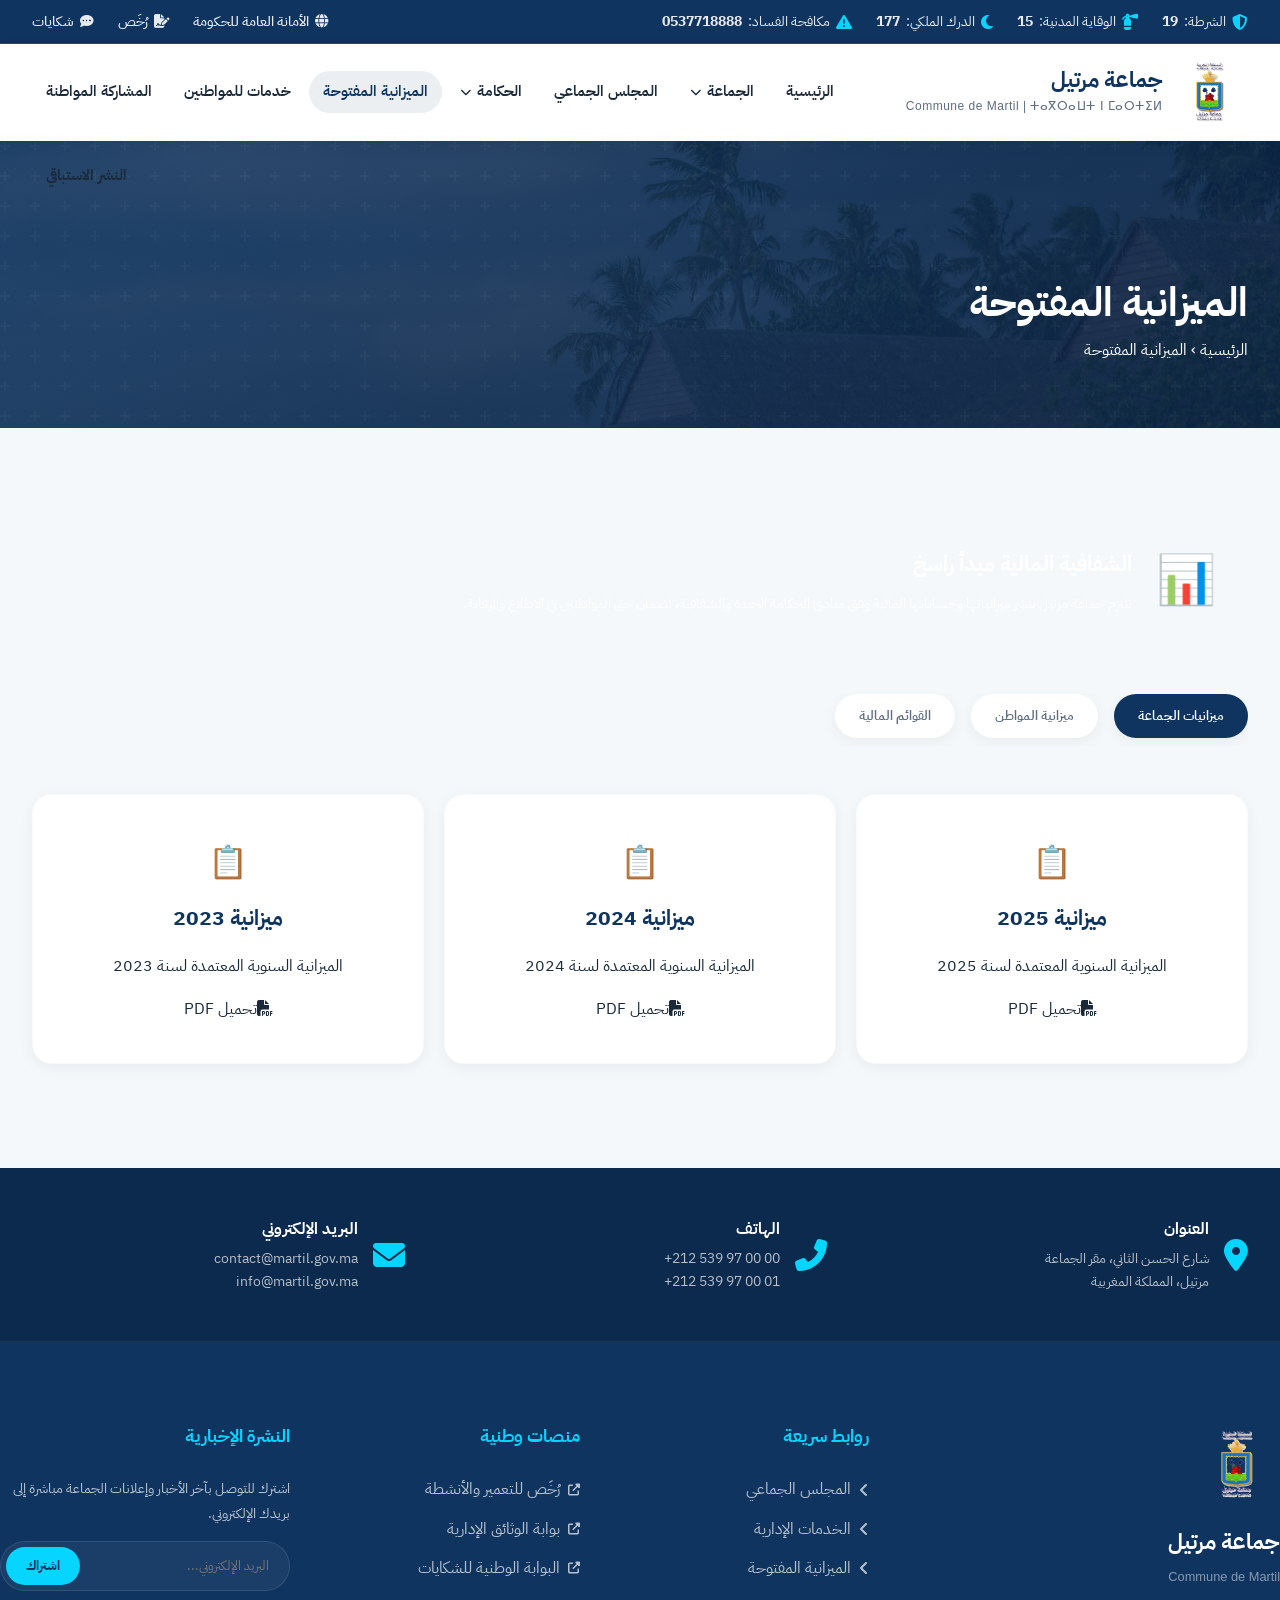
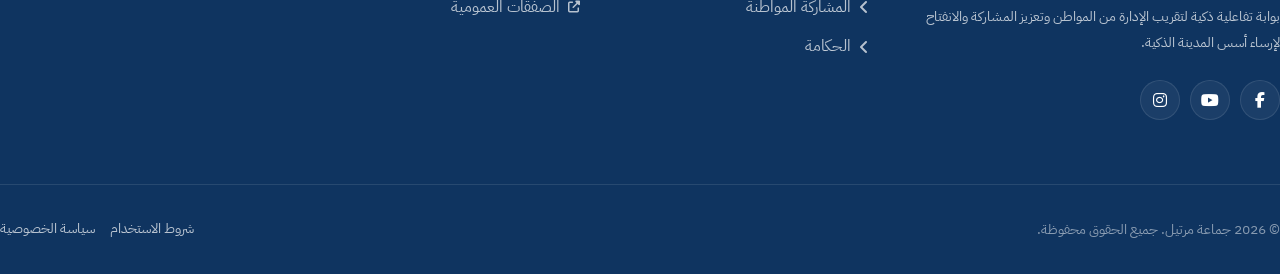
<file: budget.html>
<!DOCTYPE html>
<html lang="ar" dir="rtl">
<head>
  <meta charset="UTF-8" />
  <meta name="viewport" content="width=device-width, initial-scale=1.0" />
  <title>الميزانية المفتوحة — جماعة مرتيل</title>
  <meta name="description" content="الميزانية المفتوحة لجماعة مرتيل: ميزانيات الجماعة، ميزانية المواطن والقوائم المالية." />
  <link rel="stylesheet" href="css/style.css" />
  <link rel="stylesheet" href="https://cdnjs.cloudflare.com/ajax/libs/font-awesome/6.5.0/css/all.min.css" />
</head>
<body data-inject="true" data-page="budget">
<div id="site-header-mount"></div>

<main id="main-content">
  <section class="page-hero">
    <div class="container">
      <h1>الميزانية المفتوحة</h1>
      <nav class="breadcrumb" aria-label="مسار التنقل">
        <a href="index.html">الرئيسية</a>
        <span>›</span>
        <span aria-current="page">الميزانية المفتوحة</span>
      </nav>
    </div>
  </section>

  <section class="page-content">
    <div class="container">

      <!-- Intro banner -->
      <div style="background:linear-gradient(135deg,var(--primary-dark),var(--primary));border-radius:var(--radius-md);padding:2rem;color:#fff;margin-bottom:2.5rem;display:flex;align-items:center;gap:1.5rem" data-reveal>
        <div style="font-size:3rem">📊</div>
        <div>
          <h2 style="font-size:1.3rem;margin-bottom:0.5rem">الشفافية المالية مبدأ راسخ</h2>
          <p style="color:rgba(255,255,255,0.85);font-size:0.9rem">تلتزم جماعة مرتيل بنشر ميزانياتها وحساباتها المالية وفق مبادئ الحكامة الجيدة والشفافية، لضمان حق المواطنين في الاطلاع والرقابة.</p>
        </div>
      </div>

      <div class="tab-wrapper">
        <div class="tab-nav" role="tablist">
          <button class="tab-btn active" data-tab="budgets" role="tab">ميزانيات الجماعة</button>
          <button class="tab-btn" data-tab="citizen" role="tab">ميزانية المواطن</button>
          <button class="tab-btn" data-tab="financial" role="tab">القوائم المالية</button>
        </div>

        <div class="tab-panel active" id="budgets" role="tabpanel">
          <div style="display:grid;grid-template-columns:repeat(3,1fr);gap:1.25rem">
            <div class="content-card" style="text-align:center" data-reveal>
              <div style="font-size:2rem;margin-bottom:0.75rem">📋</div>
              <h3>ميزانية 2025</h3>
              <p>الميزانية السنوية المعتمدة لسنة 2025</p>
              <div style="display:flex;flex-direction:column;gap:0.5rem;margin-top:1rem">
                <a href="#" onclick="alert('الملف قيد التحضير')" class="download-btn" style="justify-content:center"><span class="icon"><i class="fas fa-file-pdf"></i></span>تحميل PDF</a>
              </div>
            </div>
            <div class="content-card" style="text-align:center" data-reveal data-delay="1">
              <div style="font-size:2rem;margin-bottom:0.75rem">📋</div>
              <h3>ميزانية 2024</h3>
              <p>الميزانية السنوية المعتمدة لسنة 2024</p>
              <div style="display:flex;flex-direction:column;gap:0.5rem;margin-top:1rem">
                <a href="#" onclick="alert('الملف قيد التحضير')" class="download-btn" style="justify-content:center"><span class="icon"><i class="fas fa-file-pdf"></i></span>تحميل PDF</a>
              </div>
            </div>
            <div class="content-card" style="text-align:center" data-reveal data-delay="2">
              <div style="font-size:2rem;margin-bottom:0.75rem">📋</div>
              <h3>ميزانية 2023</h3>
              <p>الميزانية السنوية المعتمدة لسنة 2023</p>
              <div style="display:flex;flex-direction:column;gap:0.5rem;margin-top:1rem">
                <a href="#" onclick="alert('الملف قيد التحضير')" class="download-btn" style="justify-content:center"><span class="icon"><i class="fas fa-file-pdf"></i></span>تحميل PDF</a>
              </div>
            </div>
          </div>
        </div>

        <div class="tab-panel" id="citizen" role="tabpanel">
          <div class="page-layout">
            <div>
              <div class="content-card" data-reveal>
                <h3>ميزانية المواطن — 2025</h3>
                <p>ميزانية المواطن هي نسخة مبسطة وميسرة من الميزانية السنوية الرسمية، تهدف إلى تمكين المواطن من الاطلاع على كيفية صرف الموارد العمومية وتوجيه الإنفاق.</p>

                <!-- Simple budget visualization -->
                <h4 style="margin-top:1.5rem;margin-bottom:1rem;color:var(--primary-dark)">توزيع النفقات 2025 (تقديري)</h4>
                <div style="display:flex;flex-direction:column;gap:0.75rem">
                  <div>
                    <div style="display:flex;justify-content:space-between;font-size:0.85rem;margin-bottom:4px"><span>البنية التحتية والطرق</span><strong>35%</strong></div>
                    <div style="height:8px;background:var(--border);border-radius:4px;overflow:hidden"><div style="height:100%;width:35%;background:var(--primary);border-radius:4px"></div></div>
                  </div>
                  <div>
                    <div style="display:flex;justify-content:space-between;font-size:0.85rem;margin-bottom:4px"><span>التجهيزات والخدمات العمومية</span><strong>25%</strong></div>
                    <div style="height:8px;background:var(--border);border-radius:4px;overflow:hidden"><div style="height:100%;width:25%;background:var(--accent);border-radius:4px"></div></div>
                  </div>
                  <div>
                    <div style="display:flex;justify-content:space-between;font-size:0.85rem;margin-bottom:4px"><span>التعليم والشؤون الاجتماعية</span><strong>20%</strong></div>
                    <div style="height:8px;background:var(--border);border-radius:4px;overflow:hidden"><div style="height:100%;width:20%;background:#f59e0b;border-radius:4px"></div></div>
                  </div>
                  <div>
                    <div style="display:flex;justify-content:space-between;font-size:0.85rem;margin-bottom:4px"><span>الأجور والنفقات الإدارية</span><strong>15%</strong></div>
                    <div style="height:8px;background:var(--border);border-radius:4px;overflow:hidden"><div style="height:100%;width:15%;background:#8b5cf6;border-radius:4px"></div></div>
                  </div>
                  <div>
                    <div style="display:flex;justify-content:space-between;font-size:0.85rem;margin-bottom:4px"><span>متفرقات واحتياطي</span><strong>5%</strong></div>
                    <div style="height:8px;background:var(--border);border-radius:4px;overflow:hidden"><div style="height:100%;width:5%;background:#64748b;border-radius:4px"></div></div>
                  </div>
                </div>
                <div style="margin-top:1.5rem">
                  <a href="#" onclick="alert('الملف قيد التحضير')" class="download-btn"><span class="icon"><i class="fas fa-file-pdf"></i></span>تحميل ميزانية المواطن 2025</a>
                </div>
              </div>
            </div>
            <aside>
              <div class="sidebar-widget">
                <div class="widget-header">الميزانيات السابقة</div>
                <div class="widget-body">
                  <a href="#" onclick="alert('قيد التحضير')" class="widget-link">ميزانية المواطن 2024</a>
                  <a href="#" onclick="alert('قيد التحضير')" class="widget-link">ميزانية المواطن 2023</a>
                  <a href="#" onclick="alert('قيد التحضير')" class="widget-link">ميزانية المواطن 2022</a>
                </div>
              </div>
            </aside>
          </div>
        </div>

        <div class="tab-panel" id="financial" role="tabpanel">
          <div class="content-card" data-reveal>
            <h3>القوائم المالية والمحاسبية</h3>
            <p style="margin-bottom:1.5rem">الحسابات والقوائم المالية المُعتمدة من قِبل المجلس الجماعي</p>
            <table class="data-table">
              <thead><tr><th>السنة</th><th>نوع الوثيقة</th><th>الحجم</th><th>التحميل</th></tr></thead>
              <tbody>
                <tr><td>2024</td><td>الحساب الإداري</td><td>2.4 MB</td><td><a href="#" onclick="alert('قيد التحضير')" class="btn btn--sm btn--navy" style="border-radius:50px">PDF</a></td></tr>
                <tr><td>2024</td><td>الحساب المالي</td><td>1.8 MB</td><td><a href="#" onclick="alert('قيد التحضير')" class="btn btn--sm btn--navy" style="border-radius:50px">PDF</a></td></tr>
                <tr><td>2023</td><td>الحساب الإداري</td><td>2.1 MB</td><td><a href="#" onclick="alert('قيد التحضير')" class="btn btn--sm btn--navy" style="border-radius:50px">PDF</a></td></tr>
                <tr><td>2023</td><td>الحساب المالي</td><td>1.6 MB</td><td><a href="#" onclick="alert('قيد التحضير')" class="btn btn--sm btn--navy" style="border-radius:50px">PDF</a></td></tr>
              </tbody>
            </table>
          </div>
        </div>
      </div>
    </div>
  </section>
</main>

<div id="site-footer-mount"></div>
<script src="js/partials.js"></script>
<script src="js/main.js"></script>
</body>
</html>
</file>
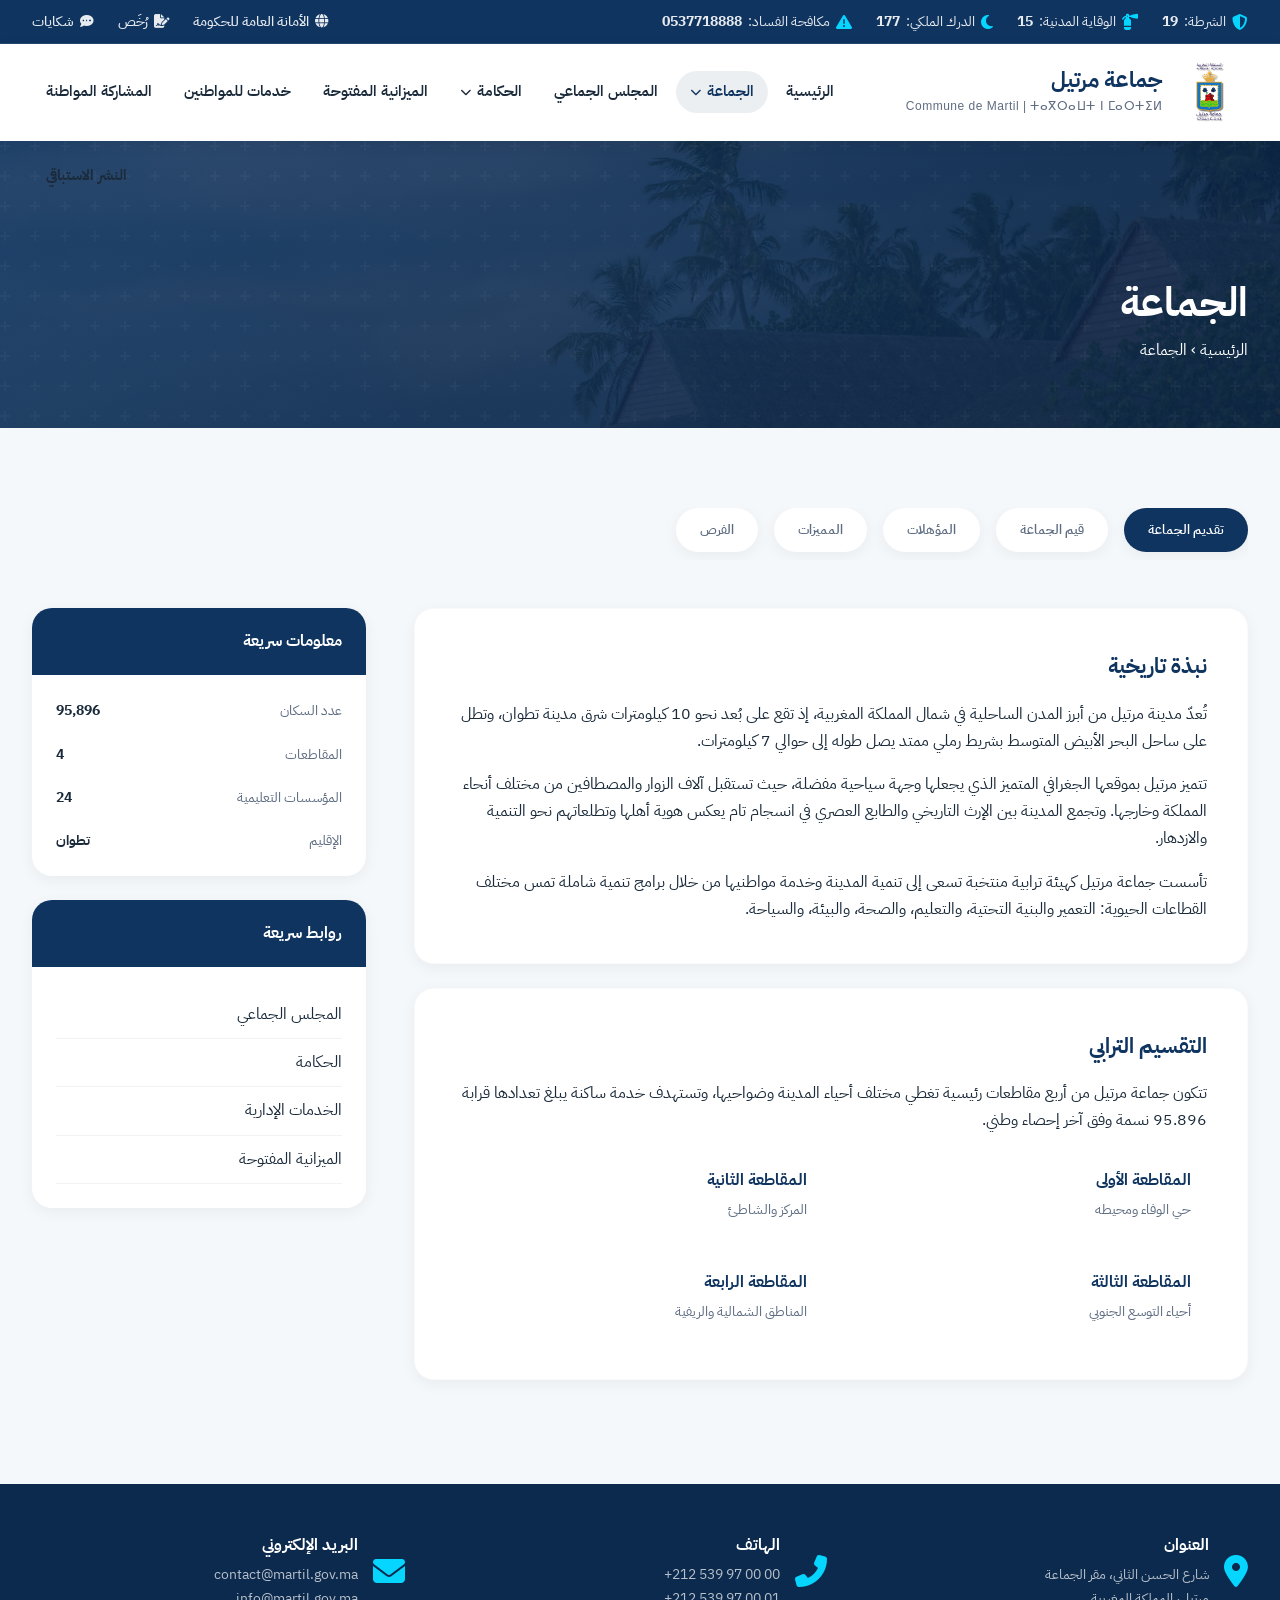
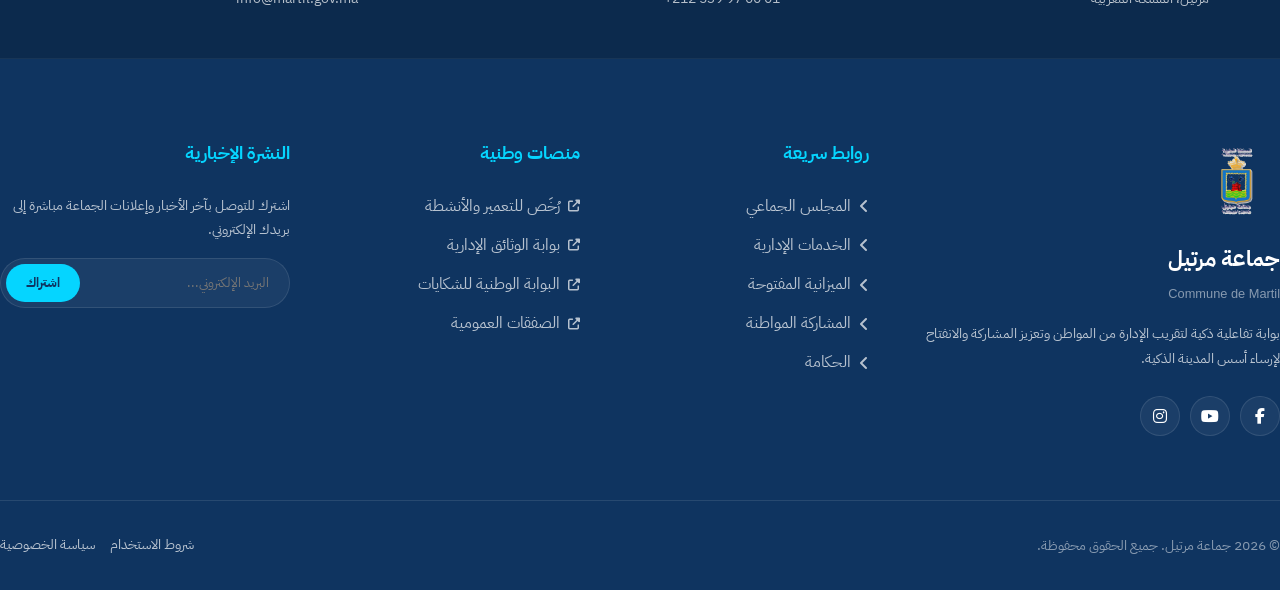
<file: commune.html>
<!DOCTYPE html>
<html lang="ar" dir="rtl">
<head>
  <meta charset="UTF-8" />
  <meta name="viewport" content="width=device-width, initial-scale=1.0" />
  <title>الجماعة — جماعة مرتيل</title>
  <meta name="description" content="تعرف على جماعة مرتيل: تاريخها، قيمها، مؤهلاتها وفرصها الاستثمارية." />
  <link rel="stylesheet" href="css/style.css" />
  <link rel="stylesheet" href="https://cdnjs.cloudflare.com/ajax/libs/font-awesome/6.5.0/css/all.min.css" />
</head>
<body data-inject="true" data-page="commune">
<div id="site-header-mount"></div>

<main id="main-content">
  <section class="page-hero">
    <div class="container">
      <h1>الجماعة</h1>
      <nav class="breadcrumb" aria-label="مسار التنقل">
        <a href="index.html">الرئيسية</a>
        <span>›</span>
        <span aria-current="page">الجماعة</span>
      </nav>
    </div>
  </section>

  <section class="page-content">
    <div class="container">
      <div class="tab-wrapper">
        <div class="tab-nav" role="tablist">
          <button class="tab-btn active" data-tab="history" role="tab" aria-selected="true">تقديم الجماعة</button>
          <button class="tab-btn" data-tab="values" role="tab">قيم الجماعة</button>
          <button class="tab-btn" data-tab="potential" role="tab">المؤهلات</button>
          <button class="tab-btn" data-tab="features" role="tab">المميزات</button>
          <button class="tab-btn" data-tab="opportunities" role="tab">الفرص</button>
        </div>

        <!-- History -->
        <div class="tab-panel active" id="history" role="tabpanel">
          <div class="page-layout">
            <div>
              <div class="content-card" data-reveal>
                <h3>نبذة تاريخية</h3>
                <p>تُعدّ مدينة مرتيل من أبرز المدن الساحلية في شمال المملكة المغربية، إذ تقع على بُعد نحو 10 كيلومترات شرق مدينة تطوان، وتطل على ساحل البحر الأبيض المتوسط بشريط رملي ممتد يصل طوله إلى حوالي 7 كيلومترات.</p>
                <p style="margin-top:1rem">تتميز مرتيل بموقعها الجغرافي المتميز الذي يجعلها وجهة سياحية مفضلة، حيث تستقبل آلاف الزوار والمصطافين من مختلف أنحاء المملكة وخارجها. وتجمع المدينة بين الإرث التاريخي والطابع العصري في انسجام تام يعكس هوية أهلها وتطلعاتهم نحو التنمية والازدهار.</p>
                <p style="margin-top:1rem">تأسست جماعة مرتيل كهيئة ترابية منتخبة تسعى إلى تنمية المدينة وخدمة مواطنيها من خلال برامج تنمية شاملة تمس مختلف القطاعات الحيوية: التعمير والبنية التحتية، والتعليم، والصحة، والبيئة، والسياحة.</p>
              </div>
              <div class="content-card" data-reveal>
                <h3>التقسيم الترابي</h3>
                <p>تتكون جماعة مرتيل من أربع مقاطعات رئيسية تغطي مختلف أحياء المدينة وضواحيها، وتستهدف خدمة ساكنة يبلغ تعدادها قرابة 95.896 نسمة وفق آخر إحصاء وطني.</p>
                <div style="display:grid;grid-template-columns:repeat(2,1fr);gap:1rem;margin-top:1rem">
                  <div style="background:var(--surface);border-radius:var(--radius-sm);padding:1rem;border:1px solid var(--border)">
                    <div style="font-weight:700;color:var(--primary);margin-bottom:0.25rem">المقاطعة الأولى</div>
                    <div style="font-size:0.85rem;color:var(--text-muted)">حي الوفاء ومحيطه</div>
                  </div>
                  <div style="background:var(--surface);border-radius:var(--radius-sm);padding:1rem;border:1px solid var(--border)">
                    <div style="font-weight:700;color:var(--primary);margin-bottom:0.25rem">المقاطعة الثانية</div>
                    <div style="font-size:0.85rem;color:var(--text-muted)">المركز والشاطئ</div>
                  </div>
                  <div style="background:var(--surface);border-radius:var(--radius-sm);padding:1rem;border:1px solid var(--border)">
                    <div style="font-weight:700;color:var(--primary);margin-bottom:0.25rem">المقاطعة الثالثة</div>
                    <div style="font-size:0.85rem;color:var(--text-muted)">أحياء التوسع الجنوبي</div>
                  </div>
                  <div style="background:var(--surface);border-radius:var(--radius-sm);padding:1rem;border:1px solid var(--border)">
                    <div style="font-weight:700;color:var(--primary);margin-bottom:0.25rem">المقاطعة الرابعة</div>
                    <div style="font-size:0.85rem;color:var(--text-muted)">المناطق الشمالية والريفية</div>
                  </div>
                </div>
              </div>
            </div>
            <aside>
              <div class="sidebar-widget">
                <div class="widget-header">معلومات سريعة</div>
                <div class="widget-body">
                  <div style="display:flex;flex-direction:column;gap:0.75rem">
                    <div style="display:flex;justify-content:space-between;font-size:0.85rem;border-bottom:1px solid var(--border-light);padding-bottom:0.5rem">
                      <span style="color:var(--text-muted)">عدد السكان</span><strong>95,896</strong>
                    </div>
                    <div style="display:flex;justify-content:space-between;font-size:0.85rem;border-bottom:1px solid var(--border-light);padding-bottom:0.5rem">
                      <span style="color:var(--text-muted)">المقاطعات</span><strong>4</strong>
                    </div>
                    <div style="display:flex;justify-content:space-between;font-size:0.85rem;border-bottom:1px solid var(--border-light);padding-bottom:0.5rem">
                      <span style="color:var(--text-muted)">المؤسسات التعليمية</span><strong>24</strong>
                    </div>
                    <div style="display:flex;justify-content:space-between;font-size:0.85rem">
                      <span style="color:var(--text-muted)">الإقليم</span><strong>تطوان</strong>
                    </div>
                  </div>
                </div>
              </div>
              <div class="sidebar-widget">
                <div class="widget-header">روابط سريعة</div>
                <div class="widget-body">
                  <a href="council.html" class="widget-link">المجلس الجماعي</a>
                  <a href="governance.html" class="widget-link">الحكامة</a>
                  <a href="services.html" class="widget-link">الخدمات الإدارية</a>
                  <a href="budget.html" class="widget-link">الميزانية المفتوحة</a>
                </div>
              </div>
            </aside>
          </div>
        </div>

        <!-- Values -->
        <div class="tab-panel" id="values" role="tabpanel">
          <div style="display:grid;grid-template-columns:repeat(3,1fr);gap:1.25rem">
            <div class="content-card" style="text-align:center" data-reveal>
              <div style="font-size:2.5rem;margin-bottom:1rem">🤝</div>
              <h3>الشفافية</h3>
              <p>نلتزم بمبدأ الشفافية الكاملة في جميع قراراتنا وتصرفاتنا تجاه مواطنينا وشركائنا.</p>
            </div>
            <div class="content-card" style="text-align:center" data-reveal data-delay="1">
              <div style="font-size:2.5rem;margin-bottom:1rem">⚖️</div>
              <h3>النزاهة</h3>
              <p>نسعى إلى تكريس ثقافة النزاهة ومكافحة الفساد في جميع مستويات الإدارة الجماعية.</p>
            </div>
            <div class="content-card" style="text-align:center" data-reveal data-delay="2">
              <div style="font-size:2.5rem;margin-bottom:1rem">🌱</div>
              <h3>التنمية المستدامة</h3>
              <p>نرسم مسار تنمية مستدامة يراعي الحاضر ويصون حقوق الأجيال القادمة.</p>
            </div>
            <div class="content-card" style="text-align:center" data-reveal>
              <div style="font-size:2.5rem;margin-bottom:1rem">👥</div>
              <h3>المشاركة</h3>
              <p>نشجع المشاركة الفعلية للمواطنين في صنع القرار المحلي وبناء مدينتهم.</p>
            </div>
            <div class="content-card" style="text-align:center" data-reveal data-delay="1">
              <div style="font-size:2.5rem;margin-bottom:1rem">💡</div>
              <h3>الابتكار</h3>
              <p>نتبنى الحلول المبتكرة والرقمية لتحسين خدماتنا وتسهيل وصول المواطنين إليها.</p>
            </div>
            <div class="content-card" style="text-align:center" data-reveal data-delay="2">
              <div style="font-size:2.5rem;margin-bottom:1rem">🏆</div>
              <h3>التميز</h3>
              <p>نسعى باستمرار نحو التميز في تقديم الخدمات وتحقيق رضا المواطنين.</p>
            </div>
          </div>
        </div>

        <!-- Potential -->
        <div class="tab-panel" id="potential" role="tabpanel">
          <div class="content-card" data-reveal>
            <h3>الموقع الجغرافي المتميز</h3>
            <p>تتمتع مرتيل بموقع استراتيجي على ساحل البحر الأبيض المتوسط بالقرب من مضيق جبل طارق، مما يجعلها نقطة ربط مهمة في منظومة التنمية الإقليمية بشمال المغرب.</p>
          </div>
          <div class="content-card" data-reveal>
            <h3>الإمكانات السياحية</h3>
            <p>تتمتع المدينة بشواطئ رملية نظيفة وبنية تحتية سياحية متطورة تستقطب ملايين الزوار سنوياً، مما يجعل السياحة قطاعاً محورياً في الاقتصاد المحلي.</p>
          </div>
          <div class="content-card" data-reveal>
            <h3>الرصيد الطبيعي والبيئي</h3>
            <p>تحظى المنطقة بتنوع بيولوجي غني يشمل المحميات الطبيعية الساحلية وواد مرتيل، تحيط بها مناطق خضراء وغابوية تشكل إمكانات هائلة للسياحة البيئية والأنشطة الترفيهية.</p>
          </div>
        </div>

        <!-- Features -->
        <div class="tab-panel" id="features" role="tabpanel">
          <div style="display:grid;grid-template-columns:repeat(2,1fr);gap:1.25rem">
            <div class="content-card" data-reveal>
              <h3><i class="fas fa-umbrella-beach" style="color:var(--accent)"></i> الشاطئ الممتد</h3>
              <p>يمتد شاطئ مرتيل على مسافة 7 كيلومترات بمياه صافية ورمال ذهبية، مصنفاً ضمن أجمل شواطئ المملكة المغربية.</p>
            </div>
            <div class="content-card" data-reveal data-delay="1">
              <h3><i class="fas fa-road" style="color:var(--accent)"></i> البنية التحتية</h3>
              <p>تتميز مرتيل بشبكة متطورة من البنية التحتية تشمل الطرق والأرصفة والشبكات المائية والكهربائية.</p>
            </div>
            <div class="content-card" data-reveal>
              <h3><i class="fas fa-graduation-cap" style="color:var(--accent)"></i> المنظومة التعليمية</h3>
              <p>تضم المدينة 24 مؤسسة تعليمية متنوعة تضمن التكوين الشامل لأبنائها في مختلف المراحل التعليمية.</p>
            </div>
            <div class="content-card" data-reveal data-delay="1">
              <h3><i class="fas fa-hospital" style="color:var(--accent)"></i> الخدمات الصحية</h3>
              <p>تتوفر على شبكة من المراكز الصحية والعيادات التي تسهر على صحة وسلامة مواطنيها.</p>
            </div>
          </div>
        </div>

        <!-- Opportunities -->
        <div class="tab-panel" id="opportunities" role="tabpanel">
          <div class="content-card" data-reveal>
            <h3>فرص الاستثمار السياحي</h3>
            <p>تتوفر مرتيل على إمكانات استثمارية واعدة في قطاع السياحة والضيافة: فنادق، شقق مفروشة، مطاعم، مراكز ترفيهية وسواها. وتدعم الجماعة هذا التوجه بتهيئة المناطق الساحلية وتطوير البنية التحتية السياحية.</p>
          </div>
          <div class="content-card" data-reveal>
            <h3>التجارة والصناعة الحرفية</h3>
            <p>يزخر الموروث الحرفي لمرتيل وإقليم تطوان بتنوع كبير يفتح آفاق الاستثمار في الصناعات الحرفية، التسويق الإلكتروني، ومشاريع الاقتصاد الاجتماعي والتضامني.</p>
          </div>
          <div class="content-card" data-reveal>
            <h3>الطاقات المتجددة والبيئة</h3>
            <p>في إطار التزام مرتيل بالاستدامة البيئية، تتوفر فرص واسعة للاستثمار في مشاريع الطاقة الشمسية وإعادة التدوير وإدارة النفايات.</p>
          </div>
          <div style="text-align:center;margin-top:2rem">
            <a href="participation.html#propose" class="btn btn--primary">
              <i class="fas fa-paper-plane"></i> تقديم مشروع استثماري
            </a>
          </div>
        </div>
      </div>
    </div>
  </section>
</main>

<div id="site-footer-mount"></div>
<script src="js/partials.js"></script>
<script src="js/main.js"></script>
</body>
</html>
</file>
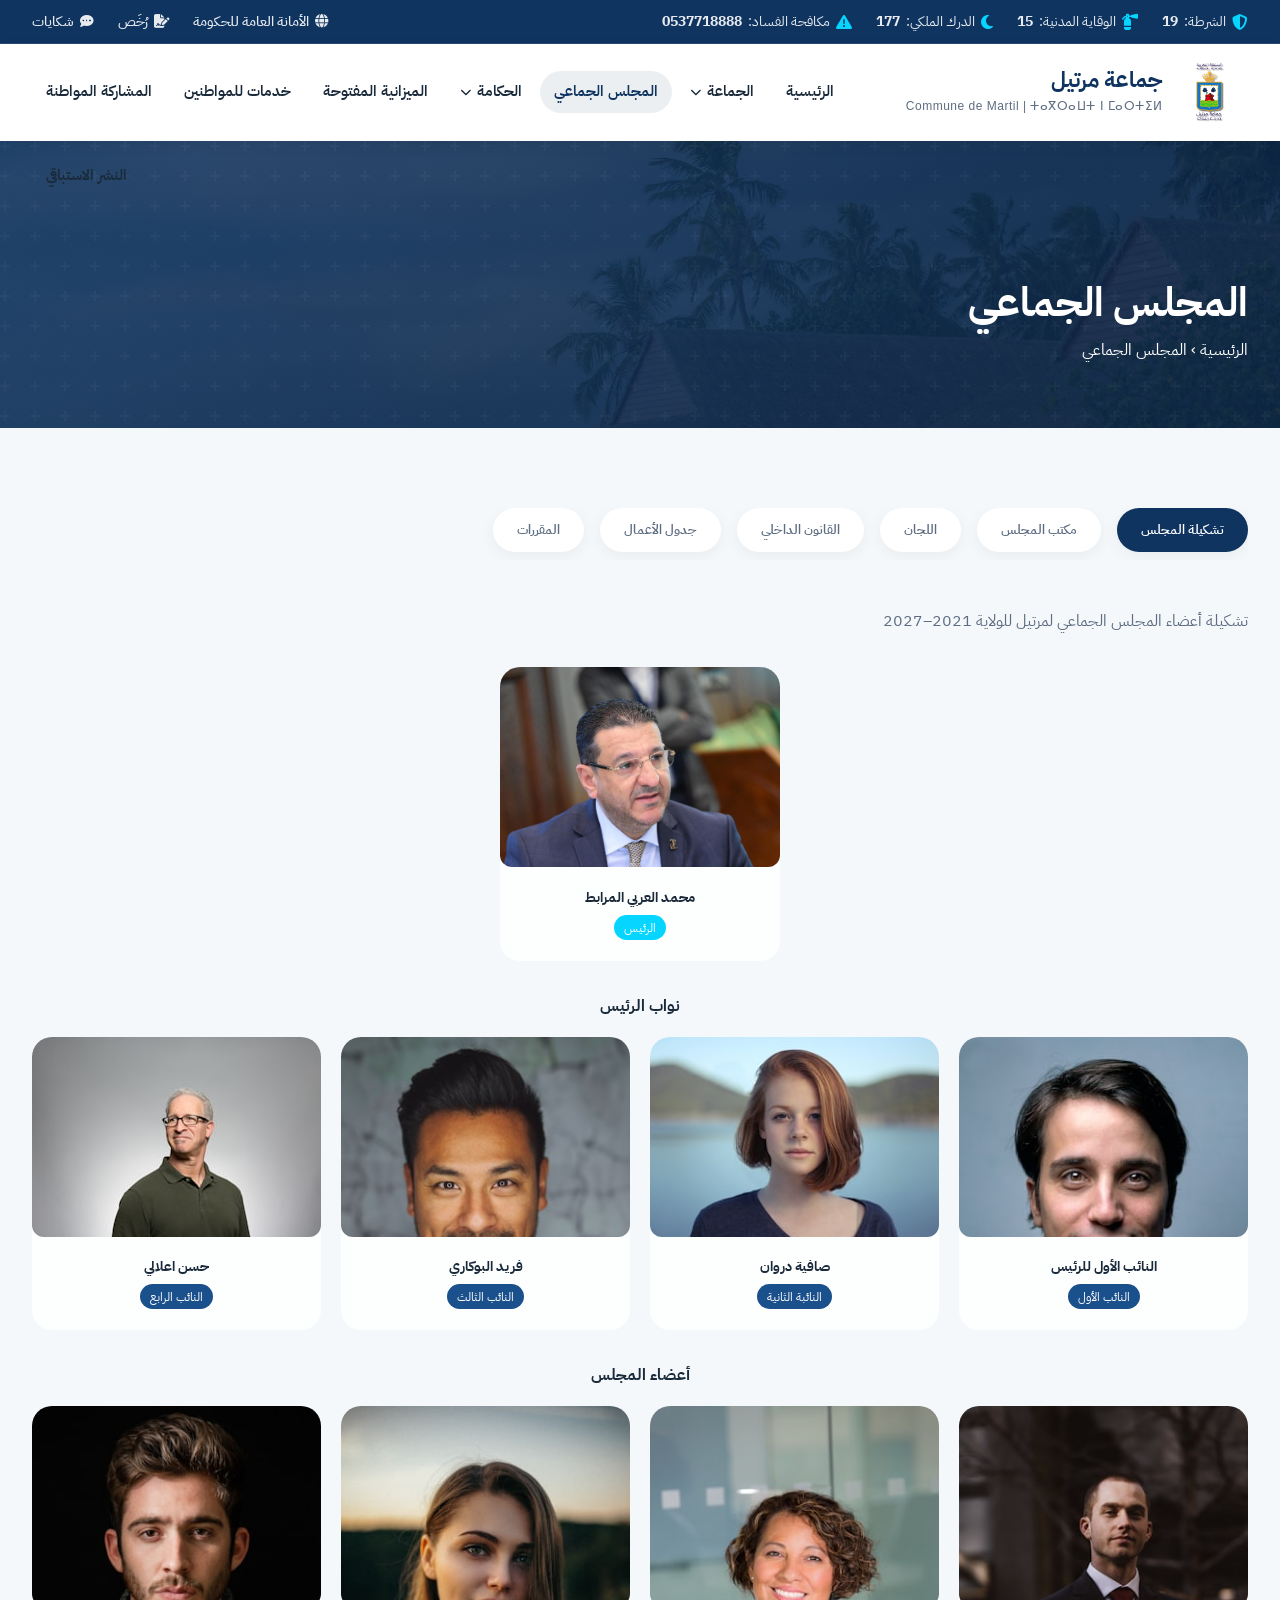
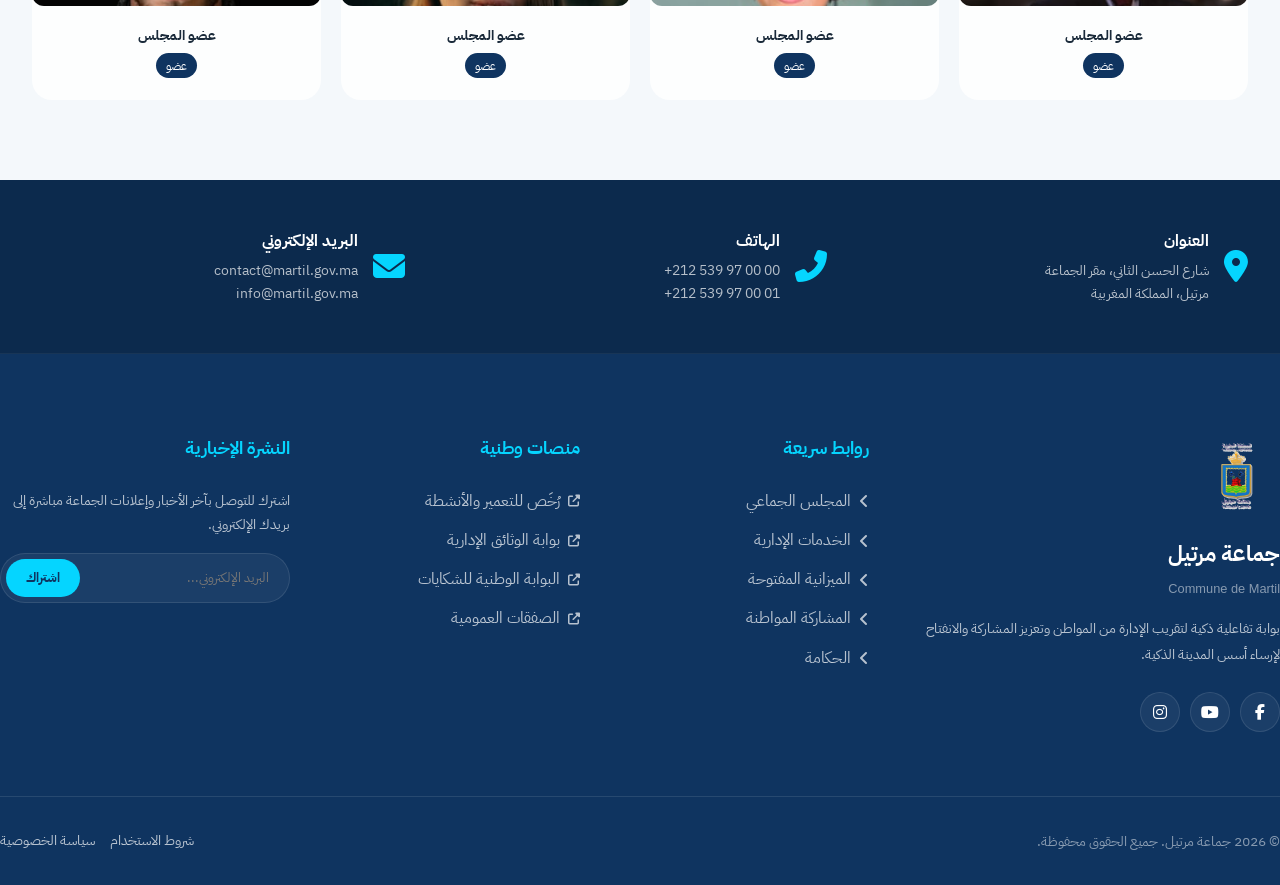
<file: council.html>
<!DOCTYPE html>
<html lang="ar" dir="rtl">
<head>
  <meta charset="UTF-8" />
  <meta name="viewport" content="width=device-width, initial-scale=1.0" />
  <title>المجلس الجماعي — جماعة مرتيل</title>
  <meta name="description" content="المجلس الجماعي لمرتيل: الأعضاء، المكتب، اللجان، القانون الداخلي، جدول الأعمال والمقررات." />
  <link rel="stylesheet" href="css/style.css" />
  <link rel="stylesheet" href="https://cdnjs.cloudflare.com/ajax/libs/font-awesome/6.5.0/css/all.min.css" />
  <style>
    .members-grid { display: grid; grid-template-columns: repeat(4, 1fr); gap: 1.25rem; }
    .member-profile { background: var(--card-bg); border-radius: var(--radius-md); overflow: hidden; border: 1px solid var(--border); text-align: center; transition: all var(--transition); }
    .member-profile:hover { transform: translateY(-5px); box-shadow: var(--shadow-md); }
    .member-profile__img { height: 200px; overflow: hidden; background: var(--surface); }
    .member-profile__img img { width: 100%; height: 100%; object-fit: cover; object-position: top; }
    .member-profile__info { padding: 1.1rem; }
    .member-profile h4 { font-size: 0.9rem; font-weight: 700; color: var(--text-primary); margin-bottom: 4px; }
    .member-profile .role { font-size: 0.78rem; color: #fff; background: var(--primary); padding: 2px 10px; border-radius: 50px; display: inline-block; margin-bottom: 4px; }
    .member-profile .role--president { background: var(--accent); }
    .member-profile .role--vp { background: var(--primary-light); }
    .member-profile .party { font-size: 0.75rem; color: var(--text-muted); }
    @media (max-width: 768px) { .members-grid { grid-template-columns: repeat(2,1fr); } }
    @media (max-width: 480px) { .members-grid { grid-template-columns: 1fr; } }
  </style>
</head>
<body data-inject="true" data-page="council">
<div id="site-header-mount"></div>

<main id="main-content">
  <section class="page-hero">
    <div class="container">
      <h1>المجلس الجماعي</h1>
      <nav class="breadcrumb" aria-label="مسار التنقل">
        <a href="index.html">الرئيسية</a>
        <span>›</span>
        <span aria-current="page">المجلس الجماعي</span>
      </nav>
    </div>
  </section>

  <section class="page-content">
    <div class="container">
      <div class="tab-wrapper">
        <div class="tab-nav" role="tablist">
          <button class="tab-btn active" data-tab="members" role="tab">تشكيلة المجلس</button>
          <button class="tab-btn" data-tab="office" role="tab">مكتب المجلس</button>
          <button class="tab-btn" data-tab="committees" role="tab">اللجان</button>
          <button class="tab-btn" data-tab="law" role="tab">القانون الداخلي</button>
          <button class="tab-btn" data-tab="agenda" role="tab">جدول الأعمال</button>
          <button class="tab-btn" data-tab="decisions" role="tab">المقررات</button>
        </div>

        <!-- Council Members -->
        <div class="tab-panel active" id="members" role="tabpanel">
          <p style="color:var(--text-muted);margin-bottom:2rem">تشكيلة أعضاء المجلس الجماعي لمرتيل للولاية 2021–2027</p>

          <!-- President -->
          <div style="display:flex;justify-content:center;margin-bottom:2rem">
            <div class="member-profile" style="max-width:280px; width:100%" data-reveal>
              <div class="member-profile__img">
                <img src="assets/img/president.jpg" alt="رئيس الجماعة" loading="lazy" />
              </div>
              <div class="member-profile__info">
                <h4>محمد العربي المرابط</h4>
                <span class="role role--president">الرئيس</span>
              </div>
            </div>
          </div>

          <!-- Vice Presidents -->
          <h3 style="font-size:1rem;font-weight:700;color:var(--primary-dark);margin-bottom:1rem;text-align:center">نواب الرئيس</h3>
          <div style="display:grid;grid-template-columns:repeat(4,1fr);gap:1.25rem;margin-bottom:2rem">
            <div class="member-profile" data-reveal>
              <div class="member-profile__img"><img src="assets/img/member1.jpg" alt="" loading="lazy" /></div>
              <div class="member-profile__info"><h4>النائب الأول للرئيس</h4><span class="role role--vp">النائب الأول</span></div>
            </div>
            <div class="member-profile" data-reveal data-delay="1">
              <div class="member-profile__img"><img src="assets/img/member2.jpg" alt="" loading="lazy" /></div>
              <div class="member-profile__info"><h4>صافية دروان</h4><span class="role role--vp">النائبة الثانية</span></div>
            </div>
            <div class="member-profile" data-reveal data-delay="2">
              <div class="member-profile__img"><img src="assets/img/member3.jpg" alt="" loading="lazy" /></div>
              <div class="member-profile__info"><h4>فريد البوكاري</h4><span class="role role--vp">النائب الثالث</span></div>
            </div>
            <div class="member-profile" data-reveal data-delay="3">
              <div class="member-profile__img"><img src="assets/img/member4.jpg" alt="" loading="lazy" /></div>
              <div class="member-profile__info"><h4>حسن اعلالي</h4><span class="role role--vp">النائب الرابع</span></div>
            </div>
          </div>

          <!-- Members Grid -->
          <h3 style="font-size:1rem;font-weight:700;color:var(--primary-dark);margin-bottom:1rem;text-align:center">أعضاء المجلس</h3>
          <div class="members-grid">
            <div class="member-profile" data-reveal>
              <div class="member-profile__img"><img src="assets/img/member5.jpg" alt="" loading="lazy" /></div>
              <div class="member-profile__info"><h4>عضو المجلس</h4><span class="role">عضو</span></div>
            </div>
            <div class="member-profile" data-reveal data-delay="1">
              <div class="member-profile__img"><img src="assets/img/member6.jpg" alt="" loading="lazy" /></div>
              <div class="member-profile__info"><h4>عضو المجلس</h4><span class="role">عضو</span></div>
            </div>
            <div class="member-profile" data-reveal data-delay="2">
              <div class="member-profile__img"><img src="assets/img/member7.jpg" alt="" loading="lazy" /></div>
              <div class="member-profile__info"><h4>عضو المجلس</h4><span class="role">عضو</span></div>
            </div>
            <div class="member-profile" data-reveal data-delay="3">
              <div class="member-profile__img"><img src="assets/img/member8.jpg" alt="" loading="lazy" /></div>
              <div class="member-profile__info"><h4>عضو المجلس</h4><span class="role">عضو</span></div>
            </div>
          </div>
        </div>

        <!-- Office -->
        <div class="tab-panel" id="office" role="tabpanel">
          <div class="content-card" data-reveal>
            <h3>تشكيلة مكتب المجلس الجماعي</h3>
            <p style="margin-bottom:1.5rem">يضطلع مكتب المجلس الجماعي بالإشراف على تسيير شؤون الجماعة وتنفيذ مقرراتها وفق أحكام القانون التنظيمي للجماعات.</p>
            <table class="data-table" style="width:100%">
              <thead><tr><th>الاسم</th><th>الصفة</th><th>الحزب</th></tr></thead>
              <tbody>
                <tr><td>محمد العربي المرابط</td><td>رئيس الجماعة</td><td>—</td></tr>
                <tr><td>النائب الأول</td><td>النائب الأول للرئيس</td><td>—</td></tr>
                <tr><td>صافية دروان</td><td>النائبة الثانية للرئيس</td><td>—</td></tr>
                <tr><td>فريد البوكاري</td><td>النائب الثالث للرئيس</td><td>—</td></tr>
                <tr><td>حسن اعلالي</td><td>النائب الرابع للرئيس</td><td>—</td></tr>
              </tbody>
            </table>
          </div>
        </div>

        <!-- Committees -->
        <div class="tab-panel" id="committees" role="tabpanel">
          <div style="display:grid;grid-template-columns:repeat(2,1fr);gap:1.5rem">
            <div class="content-card" data-reveal>
              <h3><i class="fas fa-hard-hat" style="color:var(--accent)"></i> لجنة التعمير والبنية التحتية</h3>
              <p>تختص بدراسة الملفات المتعلقة بالتعمير والسكن والبنية التحتية والتجهيزات الجماعية.</p>
            </div>
            <div class="content-card" data-reveal data-delay="1">
              <h3><i class="fas fa-calculator" style="color:var(--accent)"></i> لجنة الميزانية والمالية</h3>
              <p>تتولى دراسة وضبط الميزانيات والحسابات والشؤون المالية للجماعة.</p>
            </div>
            <div class="content-card" data-reveal>
              <h3><i class="fas fa-leaf" style="color:var(--accent)"></i> لجنة البيئة والتنمية المستدامة</h3>
              <p>تسهر على حماية البيئة وتدبير الفضاءات الخضراء وتنمية الموارد الطبيعية.</p>
            </div>
            <div class="content-card" data-reveal data-delay="1">
              <h3><i class="fas fa-users" style="color:var(--accent)"></i> لجنة الشؤون الاجتماعية والثقافية</h3>
              <p>تتكفل بالملفات المتعلقة بالتعليم والصحة والشباب والرياضة والثقافة.</p>
            </div>
          </div>
        </div>

        <!-- Internal Law -->
        <div class="tab-panel" id="law" role="tabpanel">
          <div class="content-card" data-reveal>
            <h3>القانون الداخلي للمجلس الجماعي</h3>
            <p style="margin-bottom:1.5rem">يُنظِّم القانون الداخلي طريقة سير أشغال المجلس الجماعي وأجهزته من مكتب ولجان وهيئات استشارية، وفق القانون التنظيمي رقم 113.14 المتعلق بالجماعات.</p>
            <a href="#" class="download-btn" onclick="alert('سيتم إتاحة هذا الملف قريباً')">
              <span class="icon"><i class="fas fa-file-pdf"></i></span>
              تحميل القانون الداخلي (PDF)
            </a>
          </div>
        </div>

        <!-- Agenda -->
        <div class="tab-panel" id="agenda" role="tabpanel">
          <div class="content-card" data-reveal>
            <h3>جدول أعمال الجلسات</h3>
            <p style="margin-bottom:1.5rem">جداول أعمال الجلسات العادية والاستثنائية للمجلس الجماعي لمرتيل</p>
            <table class="data-table">
              <thead><tr><th>التاريخ</th><th>نوع الجلسة</th><th>جدول الأعمال</th><th>الوثيقة</th></tr></thead>
              <tbody>
                <tr><td>15 أكتوبر 2025</td><td>جلسة عادية</td><td>المصادقة على ميزانية 2026</td><td><a href="#" onclick="alert('الملف قيد التحضير')" class="btn btn--sm btn--navy" style="border-radius:50px">تحميل</a></td></tr>
                <tr><td>20 يونيو 2025</td><td>جلسة عادية</td><td>تتبع تنفيذ برنامج العمل الجماعي</td><td><a href="#" onclick="alert('الملف قيد التحضير')" class="btn btn--sm btn--navy" style="border-radius:50px">تحميل</a></td></tr>
                <tr><td>12 مارس 2025</td><td>جلسة استثنائية</td><td>دراسة ملف بناء المركز الثقافي</td><td><a href="#" onclick="alert('الملف قيد التحضير')" class="btn btn--sm btn--navy" style="border-radius:50px">تحميل</a></td></tr>
              </tbody>
            </table>
          </div>
        </div>

        <!-- Decisions -->
        <div class="tab-panel" id="decisions" role="tabpanel">
          <div class="content-card" data-reveal>
            <h3>مقررات المجلس الجماعي</h3>
            <p style="margin-bottom:1.5rem">المقررات والقرارات الصادرة عن المجلس الجماعي لمرتيل</p>
            <table class="data-table">
              <thead><tr><th>الرقم</th><th>الموضوع</th><th>التاريخ</th><th>الوثيقة</th></tr></thead>
              <tbody>
                <tr><td>2025/01</td><td>المصادقة على الحساب الإداري لسنة 2024</td><td>فبراير 2025</td><td><a href="#" onclick="alert('الملف قيد التحضير')" class="btn btn--sm btn--navy" style="border-radius:50px">تحميل</a></td></tr>
                <tr><td>2025/02</td><td>اعتماد ميزانية السنة المالية 2025</td><td>مارس 2025</td><td><a href="#" onclick="alert('الملف قيد التحضير')" class="btn btn--sm btn--navy" style="border-radius:50px">تحميل</a></td></tr>
                <tr><td>2025/03</td><td>تفويض الرئيس لإبرام بعض العقود</td><td>يونيو 2025</td><td><a href="#" onclick="alert('الملف قيد التحضير')" class="btn btn--sm btn--navy" style="border-radius:50px">تحميل</a></td></tr>
              </tbody>
            </table>
          </div>
        </div>
      </div>
    </div>
  </section>
</main>

<div id="site-footer-mount"></div>
<script src="js/partials.js"></script>
<script src="js/main.js"></script>
</body>
</html>
</file>
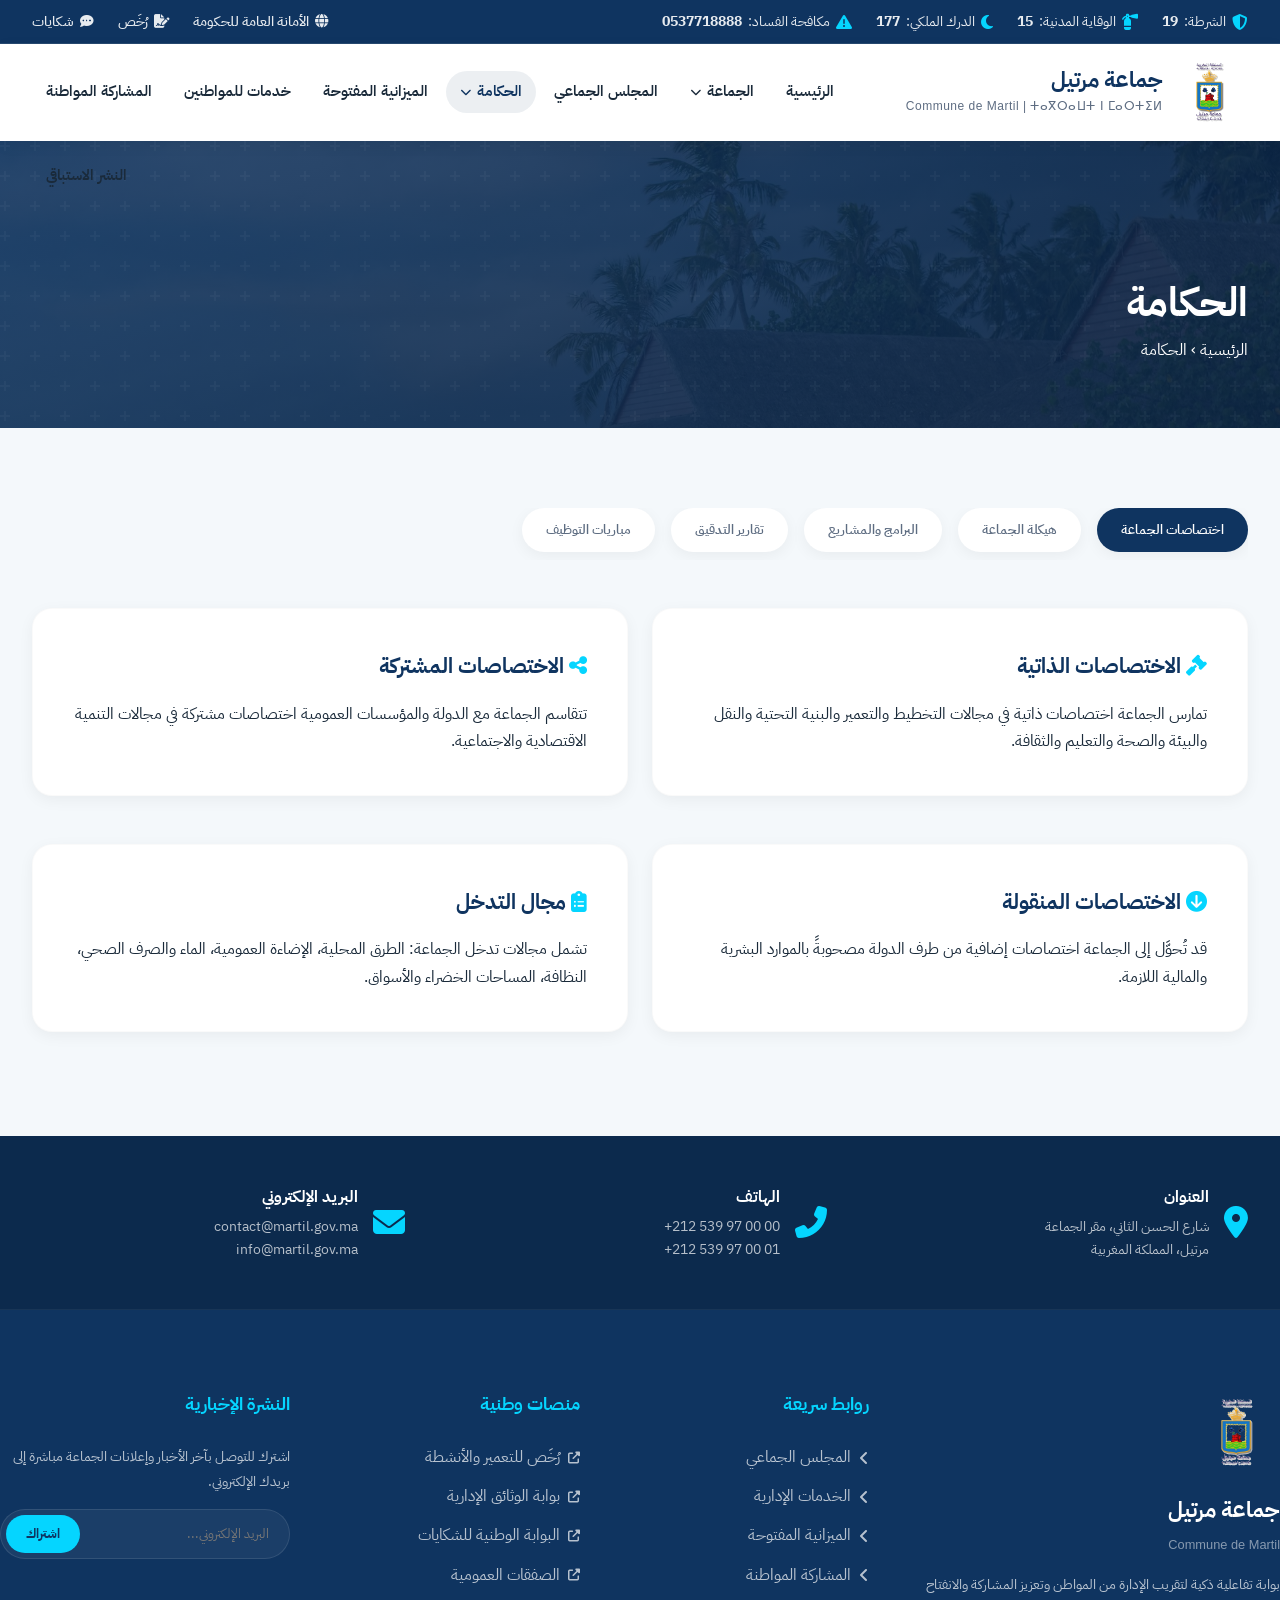
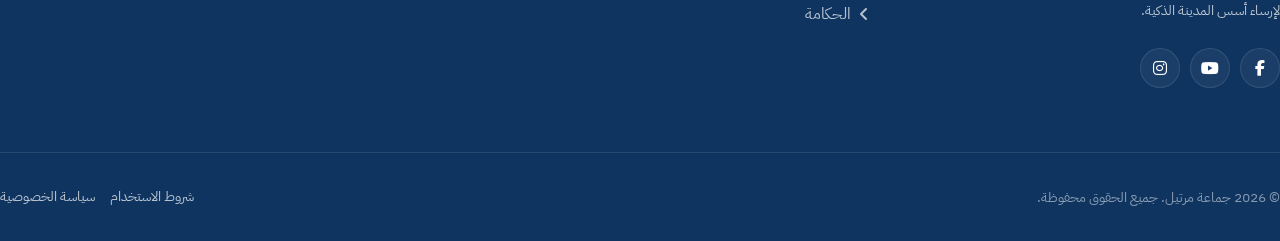
<file: governance.html>
<!DOCTYPE html>
<html lang="ar" dir="rtl">
<head>
  <meta charset="UTF-8" />
  <meta name="viewport" content="width=device-width, initial-scale=1.0" />
  <title>الحكامة — جماعة مرتيل</title>
  <meta name="description" content="حكامة جماعة مرتيل: اختصاصاتها، هيكلتها، برامجها ومشاريعها ومباريات التوظيف." />
  <link rel="stylesheet" href="css/style.css" />
  <link rel="stylesheet" href="https://cdnjs.cloudflare.com/ajax/libs/font-awesome/6.5.0/css/all.min.css" />
</head>
<body data-inject="true" data-page="governance">
<div id="site-header-mount"></div>

<main id="main-content">
  <section class="page-hero">
    <div class="container">
      <h1>الحكامة</h1>
      <nav class="breadcrumb" aria-label="مسار التنقل">
        <a href="index.html">الرئيسية</a>
        <span>›</span>
        <span aria-current="page">الحكامة</span>
      </nav>
    </div>
  </section>

  <section class="page-content">
    <div class="container">
      <div class="tab-wrapper">
        <div class="tab-nav" role="tablist">
          <button class="tab-btn active" data-tab="jurisdiction" role="tab">اختصاصات الجماعة</button>
          <button class="tab-btn" data-tab="structure" role="tab">هيكلة الجماعة</button>
          <button class="tab-btn" data-tab="programs" role="tab">البرامج والمشاريع</button>
          <button class="tab-btn" data-tab="audit" role="tab">تقارير التدقيق</button>
          <button class="tab-btn" data-tab="jobs" role="tab">مباريات التوظيف</button>
        </div>

        <div class="tab-panel active" id="jurisdiction" role="tabpanel">
          <div style="display:grid;grid-template-columns:repeat(2,1fr);gap:1.5rem">
            <div class="content-card" data-reveal>
              <h3><i class="fas fa-gavel" style="color:var(--accent)"></i> الاختصاصات الذاتية</h3>
              <p>تمارس الجماعة اختصاصات ذاتية في مجالات التخطيط والتعمير والبنية التحتية والنقل والبيئة والصحة والتعليم والثقافة.</p>
            </div>
            <div class="content-card" data-reveal data-delay="1">
              <h3><i class="fas fa-share-alt" style="color:var(--accent)"></i> الاختصاصات المشتركة</h3>
              <p>تتقاسم الجماعة مع الدولة والمؤسسات العمومية اختصاصات مشتركة في مجالات التنمية الاقتصادية والاجتماعية.</p>
            </div>
            <div class="content-card" data-reveal>
              <h3><i class="fas fa-arrow-circle-down" style="color:var(--accent)"></i> الاختصاصات المنقولة</h3>
              <p>قد تُحوَّل إلى الجماعة اختصاصات إضافية من طرف الدولة مصحوبةً بالموارد البشرية والمالية اللازمة.</p>
            </div>
            <div class="content-card" data-reveal data-delay="1">
              <h3><i class="fas fa-clipboard-list" style="color:var(--accent)"></i> مجال التدخل</h3>
              <p>تشمل مجالات تدخل الجماعة: الطرق المحلية، الإضاءة العمومية، الماء والصرف الصحي، النظافة، المساحات الخضراء والأسواق.</p>
            </div>
          </div>
        </div>

        <div class="tab-panel" id="structure" role="tabpanel">
          <div class="content-card" data-reveal>
            <h3>الهيكل التنظيمي لجماعة مرتيل</h3>
            <p style="margin-bottom:1.5rem">يقوم الهيكل التنظيمي لجماعة مرتيل على مبادئ الفصل بين المهام وتسلسل المسؤوليات لضمان فعالية تدبير الشأن المحلي.</p>
            <div style="display:grid;grid-template-columns:repeat(3,1fr);gap:1rem;text-align:center">
              <div style="background:var(--primary);color:#fff;border-radius:var(--radius-sm);padding:1.25rem">
                <div style="font-size:1.4rem;margin-bottom:0.5rem">🏛️</div>
                <div style="font-weight:700;font-size:0.9rem">الرئيس</div>
              </div>
              <div style="background:var(--primary-light);color:#fff;border-radius:var(--radius-sm);padding:1.25rem">
                <div style="font-size:1.4rem;margin-bottom:0.5rem">👥</div>
                <div style="font-weight:700;font-size:0.9rem">نواب الرئيس</div>
              </div>
              <div style="background:var(--accent);color:#fff;border-radius:var(--radius-sm);padding:1.25rem">
                <div style="font-size:1.4rem;margin-bottom:0.5rem">⚙️</div>
                <div style="font-weight:700;font-size:0.9rem">الأمين العام</div>
              </div>
            </div>
            <div style="margin-top:1.5rem">
              <a href="#" class="download-btn" onclick="alert('سيتم إتاحة هذا الملف قريباً')">
                <span class="icon"><i class="fas fa-sitemap"></i></span>
                تحميل الهيكل التنظيمي (PDF)
              </a>
            </div>
          </div>
        </div>

        <div class="tab-panel" id="programs" role="tabpanel">
          <div style="display:flex;flex-direction:column;gap:1.25rem">
            <div class="content-card" data-reveal>
              <h3>برنامج العمل الجماعي 2022–2027</h3>
              <p>وثيقة مرجعية تضم مجموع المشاريع والبرامج التنموية التي تلتزم الجماعة بتنفيذها خلال ست سنوات بميزانية مبرمجة ومؤشرات للتتبع والتقييم.</p>
              <a href="#" class="download-btn" onclick="alert('سيتم إتاحة هذا الملف قريباً')" style="margin-top:1rem;display:inline-flex">
                <span class="icon"><i class="fas fa-file-pdf"></i></span>
                تحميل برنامج العمل الجماعي
              </a>
            </div>
            <div class="content-card" data-reveal>
              <h3>مشاريع 2025 الجارية</h3>
              <table class="data-table" style="margin-top:0.5rem">
                <thead><tr><th>المشروع</th><th>القطاع</th><th>الحالة</th></tr></thead>
                <tbody>
                  <tr><td>تأهيل طريق الشاطئ الرئيسي</td><td>البنية التحتية</td><td><span style="background:var(--accent-light);color:var(--accent-dark);padding:2px 8px;border-radius:50px;font-size:0.75rem">جارٍ</span></td></tr>
                  <tr><td>إنشاء حديقة الألعاب بالحي الشمالي</td><td>المساحات الخضراء</td><td><span style="background:#fef3c7;color:#92400e;padding:2px 8px;border-radius:50px;font-size:0.75rem">التخطيط</span></td></tr>
                  <tr><td>تجديد شبكة الإنارة العمومية</td><td>الكهرباء</td><td><span style="background:var(--accent-light);color:var(--accent-dark);padding:2px 8px;border-radius:50px;font-size:0.75rem">جارٍ</span></td></tr>
                  <tr><td>تهيئة الواجهة البحرية</td><td>السياحة</td><td><span style="background:#e0e7ff;color:#3730a3;padding:2px 8px;border-radius:50px;font-size:0.75rem">منجز</span></td></tr>
                </tbody>
              </table>
            </div>
          </div>
        </div>

        <div class="tab-panel" id="audit" role="tabpanel">
          <div class="content-card" data-reveal>
            <h3>تقارير التدقيق والرقابة والتقييم</h3>
            <p style="margin-bottom:1.5rem">جماعة مرتيل ملتزمة بمبدأ الشفافية وإتاحة تقارير التدقيق والرقابة أمام المواطنين.</p>
            <div style="display:flex;flex-direction:column;gap:0.75rem">
              <div class="announcement-item">
                <div class="ann-icon"><i class="fas fa-file-contract"></i></div>
                <div class="ann-content">
                  <h4>تقرير التدقيق الداخلي لسنة 2024</h4>
                  <div style="display:flex;gap:1rem;margin-top:0.5rem">
                    <a href="#" onclick="alert('الملف قيد التحضير')" class="btn btn--sm btn--navy" style="border-radius:50px">تحميل</a>
                  </div>
                </div>
              </div>
              <div class="announcement-item">
                <div class="ann-icon"><i class="fas fa-file-contract"></i></div>
                <div class="ann-content">
                  <h4>تقرير المجلس الجهوي للحسابات 2023</h4>
                  <div style="display:flex;gap:1rem;margin-top:0.5rem">
                    <a href="#" onclick="alert('الملف قيد التحضير')" class="btn btn--sm btn--navy" style="border-radius:50px">تحميل</a>
                  </div>
                </div>
              </div>
            </div>
          </div>
        </div>

        <div class="tab-panel" id="jobs" role="tabpanel">
          <div class="content-card" data-reveal>
            <h3>مباريات التوظيف والإعلانات الوظيفية</h3>
            <p style="margin-bottom:1.5rem">الإعلانات الرسمية عن المباريات والامتحانات لتوظيف أطر وموظفين بجماعة مرتيل</p>
            <div style="display:flex;flex-direction:column;gap:0.75rem">
              <div class="announcement-item">
                <div class="ann-icon"><i class="fas fa-briefcase"></i></div>
                <div class="ann-content">
                  <h4>مباراة لتوظيف تقنيين في مجال البنية التحتية والتعمير</h4>
                  <span><i class="far fa-calendar-alt"></i> آخر أجل: 30 نوفمبر 2025</span>
                  <div style="margin-top:0.5rem"><a href="#" onclick="alert('الملف قيد التحضير')" class="btn btn--sm btn--primary" style="border-radius:50px">تحميل الملف</a></div>
                </div>
              </div>
              <div class="announcement-item">
                <div class="ann-icon"><i class="fas fa-briefcase"></i></div>
                <div class="ann-content">
                  <h4>إعلان عن مباراة لشغل منصب محاسب بمصالح الجماعة</h4>
                  <span><i class="far fa-calendar-alt"></i> آخر أجل: 15 ديسمبر 2025</span>
                  <div style="margin-top:0.5rem"><a href="#" onclick="alert('الملف قيد التحضير')" class="btn btn--sm btn--primary" style="border-radius:50px">تحميل الملف</a></div>
                </div>
              </div>
            </div>
          </div>
        </div>
      </div>
    </div>
  </section>
</main>

<div id="site-footer-mount"></div>
<script src="js/partials.js"></script>
<script src="js/main.js"></script>
</body>
</html>
</file>
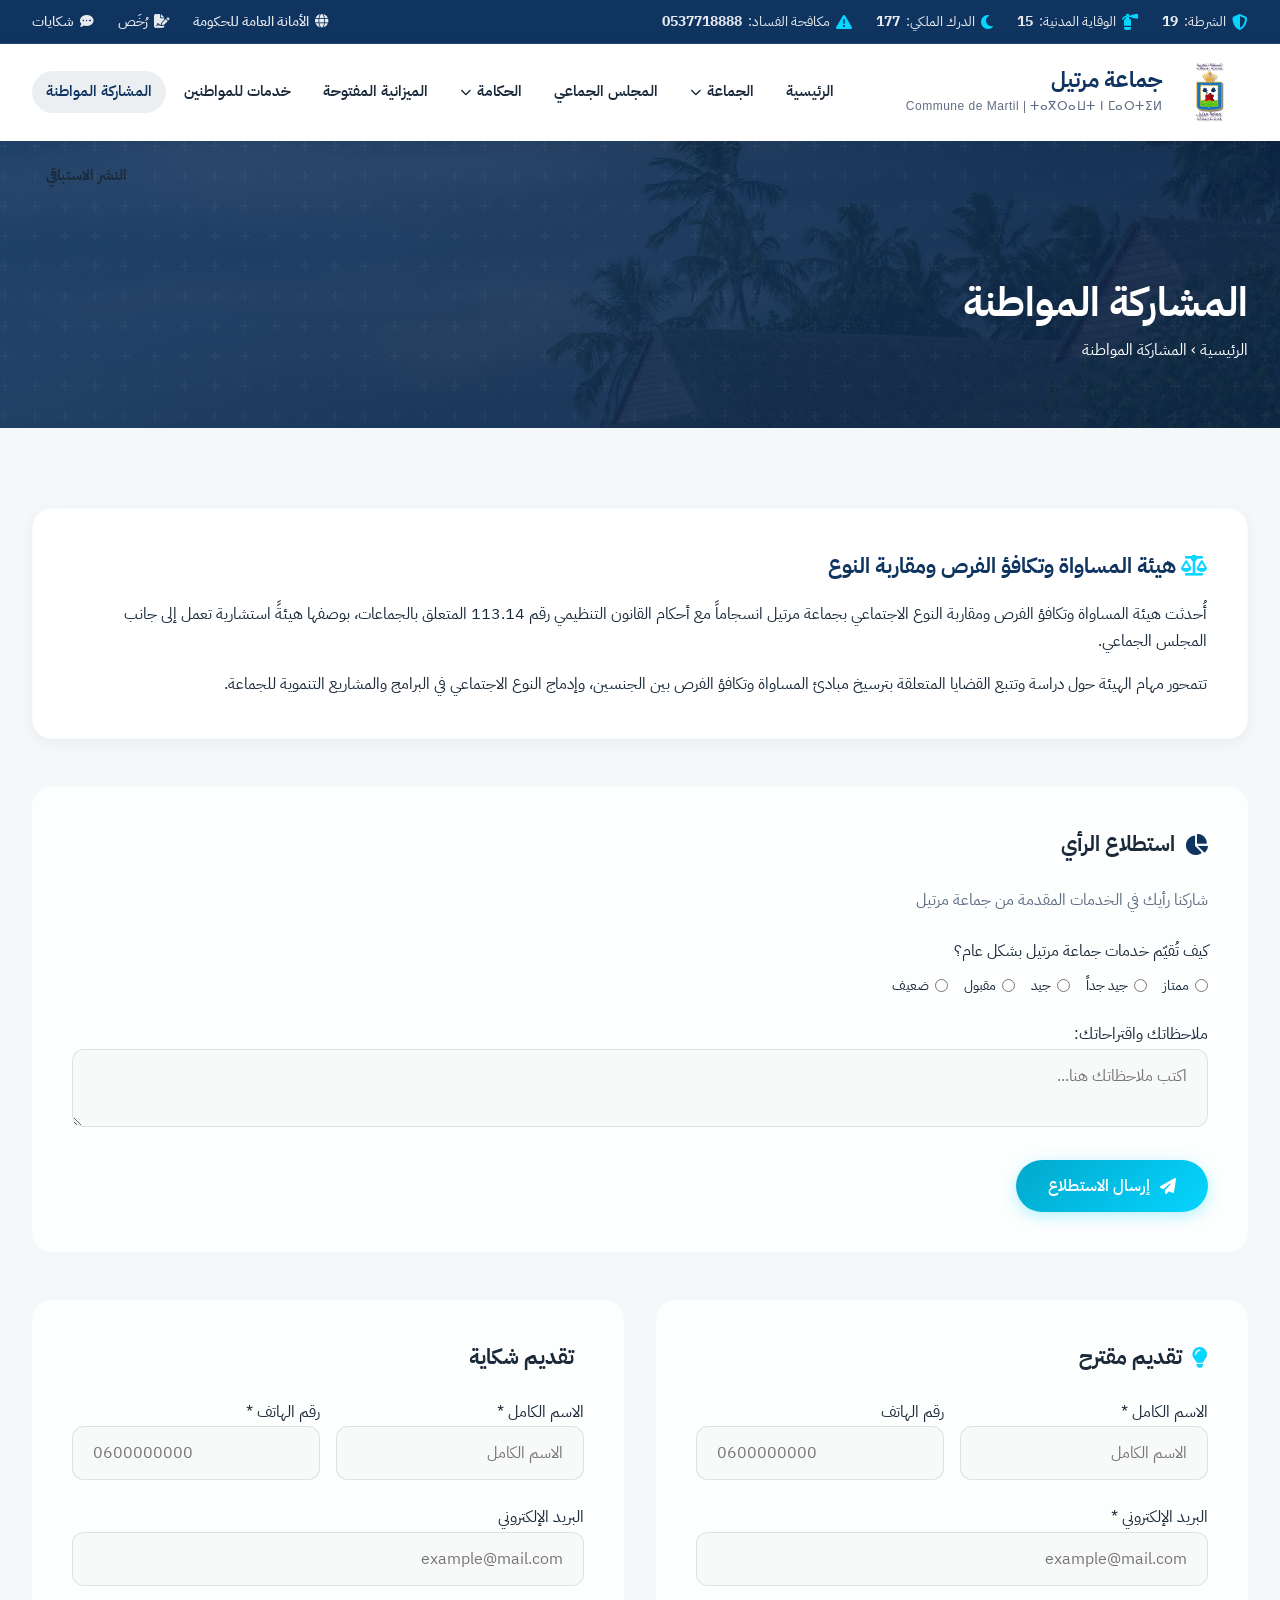
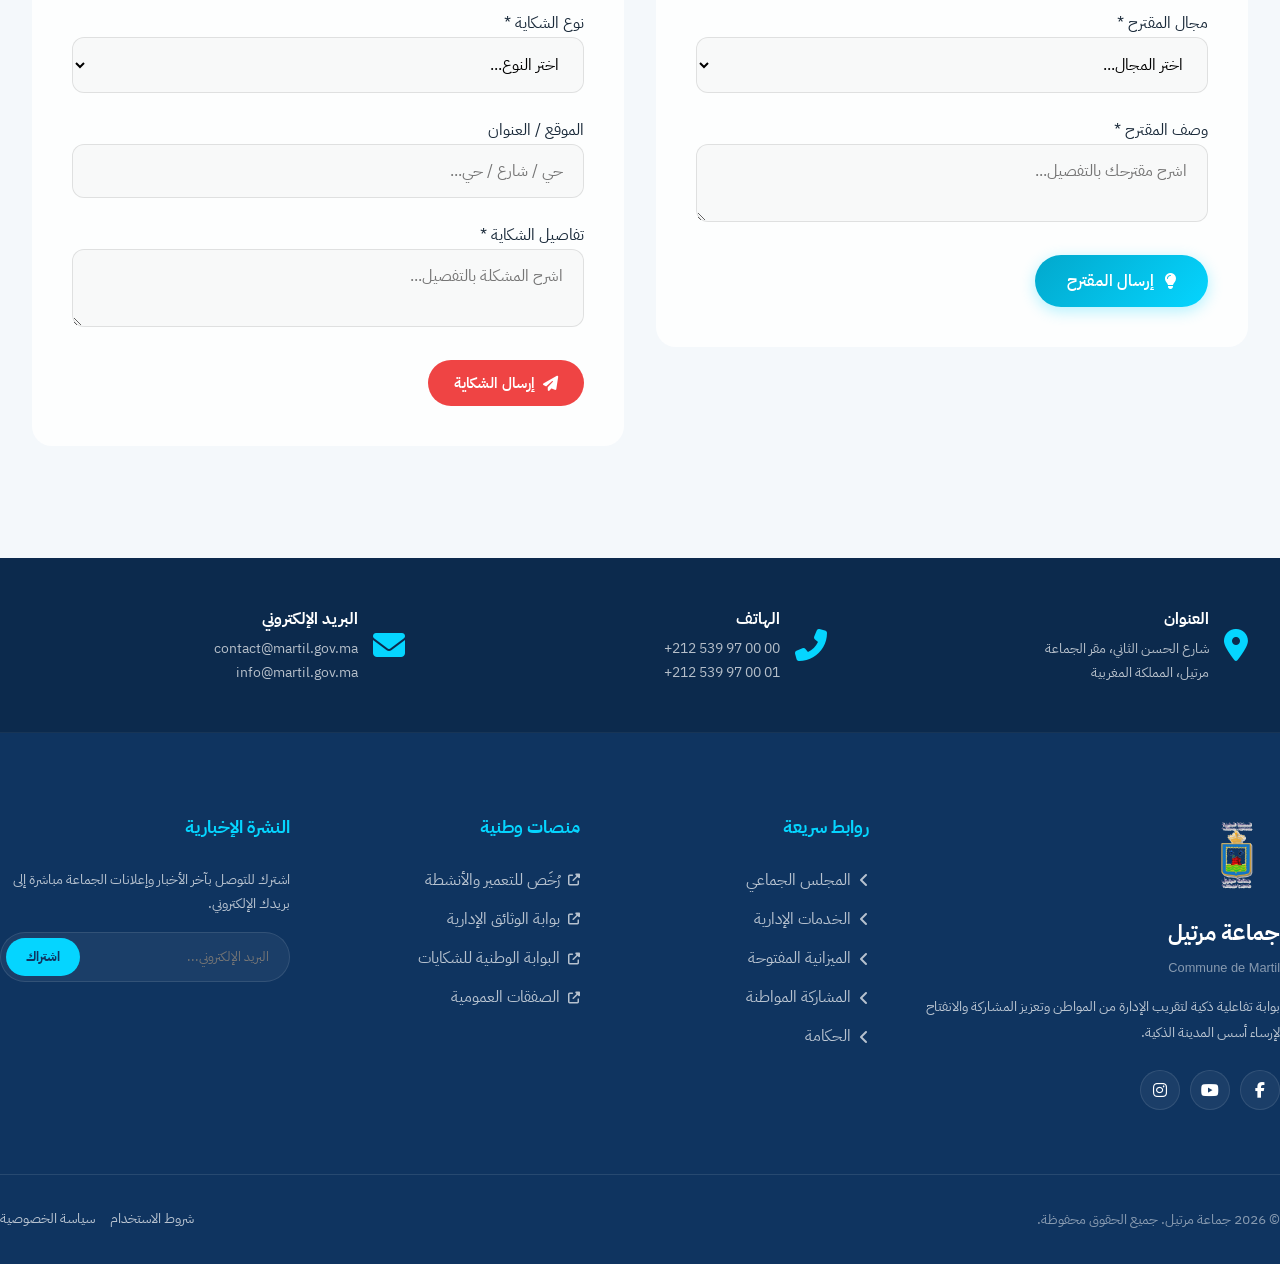
<file: participation.html>
<!DOCTYPE html>
<html lang="ar" dir="rtl">
<head>
  <meta charset="UTF-8" />
  <meta name="viewport" content="width=device-width, initial-scale=1.0" />
  <title>المشاركة المواطنة — جماعة مرتيل</title>
  <meta name="description" content="شارك في بناء مدينتك: تقديم المقترحات والشكايات وهيئة المساواة وتكافؤ الفرص." />
  <link rel="stylesheet" href="css/style.css" />
  <link rel="stylesheet" href="https://cdnjs.cloudflare.com/ajax/libs/font-awesome/6.5.0/css/all.min.css" />
  <style>
    .form-section { background: var(--card-bg); padding: 2.5rem; border-radius: var(--radius-md); border: 1px solid var(--border); margin-bottom: 2rem; }
    .form-section h2 { font-size: 1.3rem; font-weight: 700; color: var(--primary-dark); margin-bottom: 1.5rem; display: flex; align-items: center; gap: 10px; }
    .form-row { display: grid; grid-template-columns: 1fr 1fr; gap: 1rem; }
    .success-msg { display: none; background: #d1fae5; color: #065f46; border: 1px solid #a7f3d0; border-radius: var(--radius-sm); padding: 1rem; margin-top: 1rem; text-align: center; }
    @media (max-width: 600px) { .form-row { grid-template-columns: 1fr; } }
  </style>
</head>
<body data-inject="true" data-page="participation">
<div id="site-header-mount"></div>

<main id="main-content">
  <section class="page-hero">
    <div class="container">
      <h1>المشاركة المواطنة</h1>
      <nav class="breadcrumb" aria-label="مسار التنقل">
        <a href="index.html">الرئيسية</a>
        <span>›</span>
        <span aria-current="page">المشاركة المواطنة</span>
      </nav>
    </div>
  </section>

  <section class="page-content">
    <div class="container">

      <!-- Equality Body -->
      <section id="equality" style="margin-bottom:3rem">
        <div class="content-card" data-reveal>
          <h3><i class="fas fa-balance-scale" style="color:var(--accent)"></i> هيئة المساواة وتكافؤ الفرص ومقاربة النوع</h3>
          <p>أُحدثت هيئة المساواة وتكافؤ الفرص ومقاربة النوع الاجتماعي بجماعة مرتيل انسجاماً مع أحكام القانون التنظيمي رقم 113.14 المتعلق بالجماعات، بوصفها هيئةً استشارية تعمل إلى جانب المجلس الجماعي.</p>
          <p style="margin-top:1rem">تتمحور مهام الهيئة حول دراسة وتتبع القضايا المتعلقة بترسيخ مبادئ المساواة وتكافؤ الفرص بين الجنسين، وإدماج النوع الاجتماعي في البرامج والمشاريع التنموية للجماعة.</p>
        </div>
      </section>

      <!-- Survey Section -->
      <section id="survey" style="margin-bottom:3rem">
        <div class="form-section" data-reveal>
          <h2><i class="fas fa-chart-pie" style="color:var(--primary)"></i> استطلاع الرأي</h2>
          <p style="color:var(--text-muted);margin-bottom:1.5rem">شاركنا رأيك في الخدمات المقدمة من جماعة مرتيل</p>
          <form id="surveyForm">
            <div class="form-group">
              <label class="form-label">كيف تُقيّم خدمات جماعة مرتيل بشكل عام؟</label>
              <div style="display:flex;gap:1rem;flex-wrap:wrap;margin-top:0.5rem">
                <label style="display:flex;align-items:center;gap:6px;cursor:pointer;font-size:0.9rem"><input type="radio" name="rating" value="5" /> ممتاز</label>
                <label style="display:flex;align-items:center;gap:6px;cursor:pointer;font-size:0.9rem"><input type="radio" name="rating" value="4" /> جيد جداً</label>
                <label style="display:flex;align-items:center;gap:6px;cursor:pointer;font-size:0.9rem"><input type="radio" name="rating" value="3" /> جيد</label>
                <label style="display:flex;align-items:center;gap:6px;cursor:pointer;font-size:0.9rem"><input type="radio" name="rating" value="2" /> مقبول</label>
                <label style="display:flex;align-items:center;gap:6px;cursor:pointer;font-size:0.9rem"><input type="radio" name="rating" value="1" /> ضعيف</label>
              </div>
            </div>
            <div class="form-group">
              <label class="form-label" for="surveyComment">ملاحظاتك واقتراحاتك:</label>
              <textarea class="form-control" id="surveyComment" placeholder="اكتب ملاحظاتك هنا..."></textarea>
            </div>
            <button type="submit" class="btn btn--primary"><i class="fas fa-paper-plane"></i> إرسال الاستطلاع</button>
            <div class="success-msg" id="surveySuccess"><i class="fas fa-check-circle"></i> شكراً على مشاركتك! سيتم الأخذ بعين الاعتبار ملاحظاتك.</div>
          </form>
        </div>
      </section>

      <div style="display:grid;grid-template-columns:1fr 1fr;gap:2rem">

        <!-- Proposal Form -->
        <section id="propose">
          <div class="form-section" data-reveal>
            <h2><i class="fas fa-lightbulb" style="color:var(--accent)"></i> تقديم مقترح</h2>
            <form id="proposeForm">
              <div class="form-row">
                <div class="form-group">
                  <label class="form-label" for="propName">الاسم الكامل *</label>
                  <input type="text" class="form-control" id="propName" placeholder="الاسم الكامل" required />
                </div>
                <div class="form-group">
                  <label class="form-label" for="propPhone">رقم الهاتف</label>
                  <input type="tel" class="form-control" id="propPhone" placeholder="0600000000" />
                </div>
              </div>
              <div class="form-group">
                <label class="form-label" for="propEmail">البريد الإلكتروني *</label>
                <input type="email" class="form-control" id="propEmail" placeholder="example@mail.com" required />
              </div>
              <div class="form-group">
                <label class="form-label" for="propCategory">مجال المقترح *</label>
                <select class="form-control" id="propCategory" required>
                  <option value="">اختر المجال...</option>
                  <option>البنية التحتية والطرق</option>
                  <option>النظافة والبيئة</option>
                  <option>الإنارة العمومية</option>
                  <option>المساحات الخضراء</option>
                  <option>الخدمات الاجتماعية</option>
                  <option>السياحة والثقافة</option>
                  <option>أخرى</option>
                </select>
              </div>
              <div class="form-group">
                <label class="form-label" for="propText">وصف المقترح *</label>
                <textarea class="form-control" id="propText" placeholder="اشرح مقترحك بالتفصيل..." required></textarea>
              </div>
              <button type="submit" class="btn btn--primary btn--full"><i class="fas fa-lightbulb"></i> إرسال المقترح</button>
              <div class="success-msg" id="proposeSuccess"><i class="fas fa-check-circle"></i> تم استلام مقترحك بنجاح! سيتم دراسته من قِبل المختصين.</div>
            </form>
          </div>
        </section>

        <!-- Complaint Form -->
        <section id="complain">
          <div class="form-section" data-reveal data-delay="1">
            <h2><i class="fas fa-comment-exclamation" style="color:#ef4444"></i> تقديم شكاية</h2>
            <form id="complainForm">
              <div class="form-row">
                <div class="form-group">
                  <label class="form-label" for="compName">الاسم الكامل *</label>
                  <input type="text" class="form-control" id="compName" placeholder="الاسم الكامل" required />
                </div>
                <div class="form-group">
                  <label class="form-label" for="compPhone">رقم الهاتف *</label>
                  <input type="tel" class="form-control" id="compPhone" placeholder="0600000000" required />
                </div>
              </div>
              <div class="form-group">
                <label class="form-label" for="compEmail">البريد الإلكتروني</label>
                <input type="email" class="form-control" id="compEmail" placeholder="example@mail.com" />
              </div>
              <div class="form-group">
                <label class="form-label" for="compType">نوع الشكاية *</label>
                <select class="form-control" id="compType" required>
                  <option value="">اختر النوع...</option>
                  <option>مشكلة في الطريق أو الرصيف</option>
                  <option>تراكم النفايات</option>
                  <option>عطل في الإنارة</option>
                  <option>مشكلة في الصرف الصحي</option>
                  <option>إشكالية في الخدمة الإدارية</option>
                  <option>أخرى</option>
                </select>
              </div>
              <div class="form-group">
                <label class="form-label" for="compAddress">الموقع / العنوان</label>
                <input type="text" class="form-control" id="compAddress" placeholder="حي / شارع / حي..." />
              </div>
              <div class="form-group">
                <label class="form-label" for="compText">تفاصيل الشكاية *</label>
                <textarea class="form-control" id="compText" placeholder="اشرح المشكلة بالتفصيل..." required></textarea>
              </div>
              <button type="submit" class="btn btn--full" style="background:#ef4444;color:#fff;border-radius:50px;padding:12px 26px;font-size:0.95rem;font-weight:600;font-family:inherit;border:none;cursor:pointer;display:flex;align-items:center;justify-content:center;gap:8px">
                <i class="fas fa-paper-plane"></i> إرسال الشكاية
              </button>
              <div class="success-msg" id="complainSuccess"><i class="fas fa-check-circle"></i> تم استلام شكايتك برقم مرجعي. سيتم التواصل معك قريباً.</div>
            </form>
          </div>
        </section>

      </div>
    </div>
  </section>
</main>

<div id="site-footer-mount"></div>
<script src="js/partials.js"></script>
<script src="js/main.js"></script>
<script>
  // Mock form submissions
  ['surveyForm','proposeForm','complainForm'].forEach(id => {
    const form = document.getElementById(id);
    if (!form) return;
    form.addEventListener('submit', e => {
      e.preventDefault();
      const successId = id.replace('Form', 'Success');
      const msg = document.getElementById(successId);
      if (msg) { msg.style.display = 'block'; form.reset(); setTimeout(() => msg.style.display = 'none', 5000); }
    });
  });
</script>
</body>
</html>
</file>
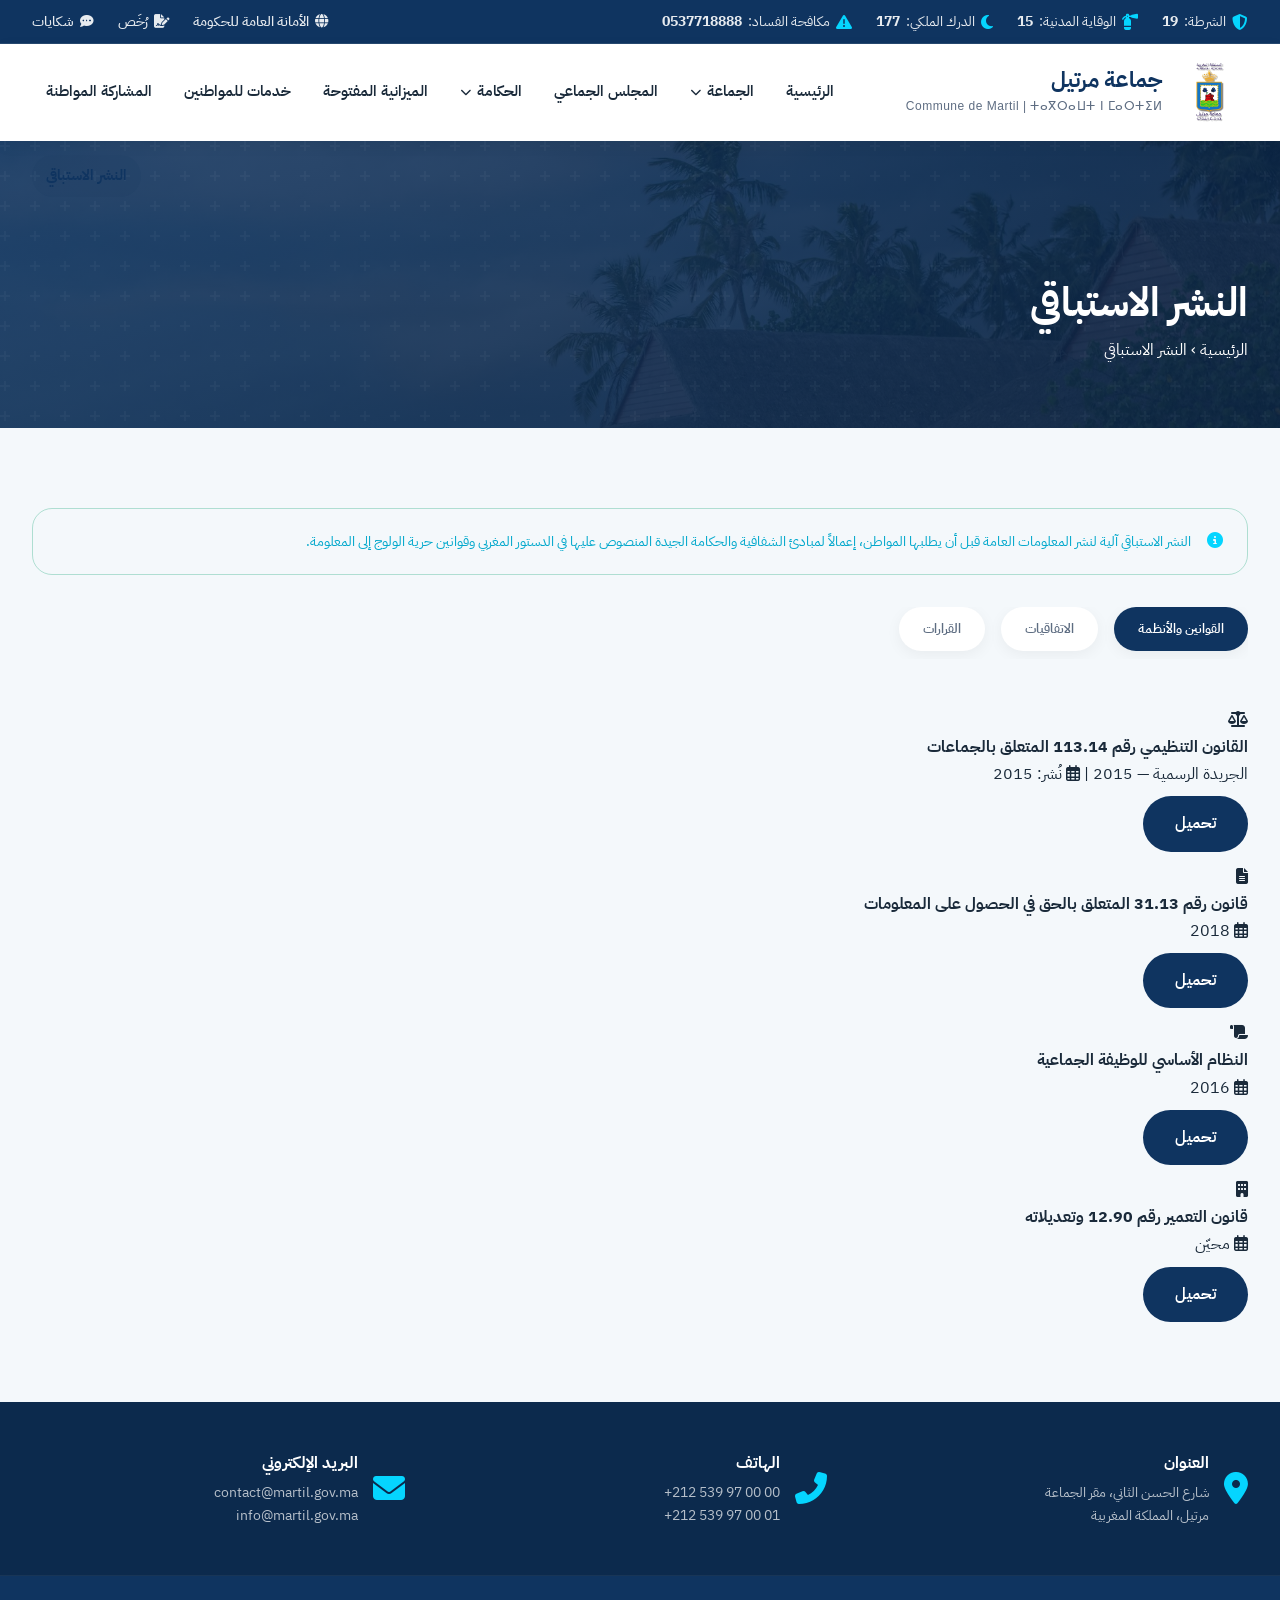
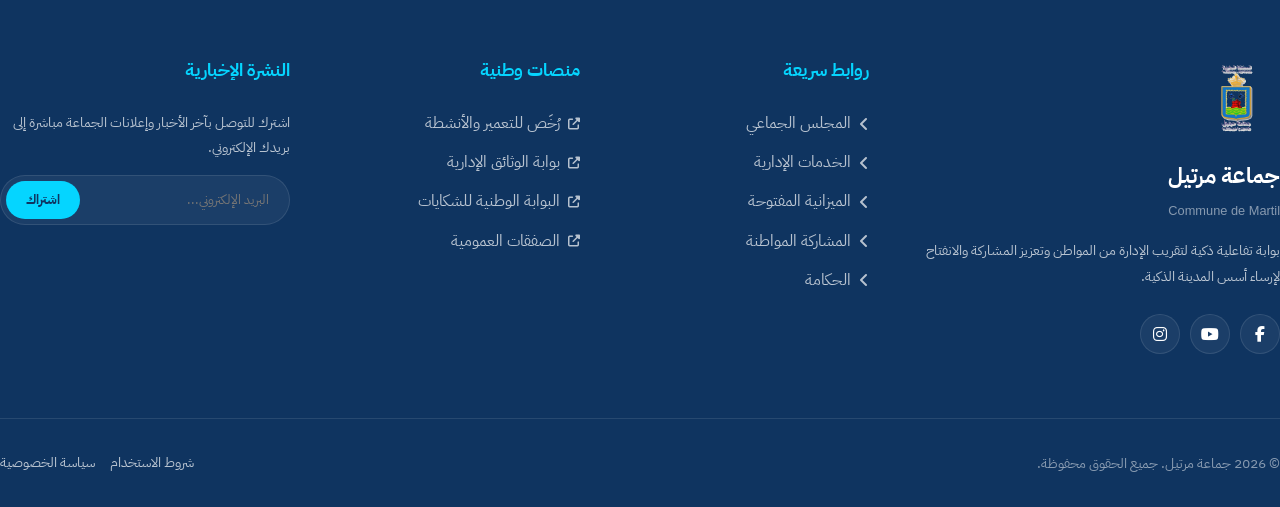
<file: publishing.html>
<!DOCTYPE html>
<html lang="ar" dir="rtl">
<head>
  <meta charset="UTF-8" />
  <meta name="viewport" content="width=device-width, initial-scale=1.0" />
  <title>النشر الاستباقي — جماعة مرتيل</title>
  <meta name="description" content="النشر الاستباقي لجماعة مرتيل: القوانين والأنظمة، الاتفاقيات والقرارات." />
  <link rel="stylesheet" href="css/style.css" />
  <link rel="stylesheet" href="https://cdnjs.cloudflare.com/ajax/libs/font-awesome/6.5.0/css/all.min.css" />
</head>
<body data-inject="true" data-page="publishing">
<div id="site-header-mount"></div>

<main id="main-content">
  <section class="page-hero">
    <div class="container">
      <h1>النشر الاستباقي</h1>
      <nav class="breadcrumb" aria-label="مسار التنقل">
        <a href="index.html">الرئيسية</a>
        <span>›</span>
        <span aria-current="page">النشر الاستباقي</span>
      </nav>
    </div>
  </section>

  <section class="page-content">
    <div class="container">
      <div style="background:var(--accent-light);border:1px solid rgba(14,162,113,0.3);border-radius:var(--radius-md);padding:1.25rem 1.5rem;margin-bottom:2rem;display:flex;gap:1rem;align-items:flex-start" data-reveal>
        <i class="fas fa-info-circle" style="color:var(--accent);margin-top:3px;flex-shrink:0"></i>
        <p style="color:var(--accent-dark);font-size:0.9rem">النشر الاستباقي آلية لنشر المعلومات العامة قبل أن يطلبها المواطن، إعمالاً لمبادئ الشفافية والحكامة الجيدة المنصوص عليها في الدستور المغربي وقوانين حرية الولوج إلى المعلومة.</p>
      </div>

      <div class="tab-wrapper">
        <div class="tab-nav" role="tablist">
          <button class="tab-btn active" data-tab="laws" role="tab">القوانين والأنظمة</button>
          <button class="tab-btn" data-tab="agreements" role="tab">الاتفاقيات</button>
          <button class="tab-btn" data-tab="decisions" role="tab">القرارات</button>
        </div>

        <div class="tab-panel active" id="laws" role="tabpanel">
          <div style="display:flex;flex-direction:column;gap:0.75rem">
            <div class="announcement-item" data-reveal>
              <div class="ann-icon"><i class="fas fa-balance-scale"></i></div>
              <div class="ann-content" style="flex:1">
                <h4>القانون التنظيمي رقم 113.14 المتعلق بالجماعات</h4>
                <span>الجريدة الرسمية — 2015 | <i class="far fa-calendar-alt"></i> نُشر: 2015</span>
                <div style="margin-top:0.5rem"><a href="#" onclick="alert('قيد التحضير')" class="btn btn--sm btn--navy" style="border-radius:50px">تحميل</a></div>
              </div>
            </div>
            <div class="announcement-item" data-reveal>
              <div class="ann-icon"><i class="fas fa-file-alt"></i></div>
              <div class="ann-content" style="flex:1">
                <h4>قانون رقم 31.13 المتعلق بالحق في الحصول على المعلومات</h4>
                <span><i class="far fa-calendar-alt"></i> 2018</span>
                <div style="margin-top:0.5rem"><a href="#" onclick="alert('قيد التحضير')" class="btn btn--sm btn--navy" style="border-radius:50px">تحميل</a></div>
              </div>
            </div>
            <div class="announcement-item" data-reveal>
              <div class="ann-icon"><i class="fas fa-scroll"></i></div>
              <div class="ann-content" style="flex:1">
                <h4>النظام الأساسي للوظيفة الجماعية</h4>
                <span><i class="far fa-calendar-alt"></i> 2016</span>
                <div style="margin-top:0.5rem"><a href="#" onclick="alert('قيد التحضير')" class="btn btn--sm btn--navy" style="border-radius:50px">تحميل</a></div>
              </div>
            </div>
            <div class="announcement-item" data-reveal>
              <div class="ann-icon"><i class="fas fa-building"></i></div>
              <div class="ann-content" style="flex:1">
                <h4>قانون التعمير رقم 12.90 وتعديلاته</h4>
                <span><i class="far fa-calendar-alt"></i> محيّن</span>
                <div style="margin-top:0.5rem"><a href="#" onclick="alert('قيد التحضير')" class="btn btn--sm btn--navy" style="border-radius:50px">تحميل</a></div>
              </div>
            </div>
          </div>
        </div>

        <div class="tab-panel" id="agreements" role="tabpanel">
          <div style="display:flex;flex-direction:column;gap:0.75rem">
            <div class="announcement-item" data-reveal>
              <div class="ann-icon"><i class="fas fa-handshake"></i></div>
              <div class="ann-content" style="flex:1">
                <h4>اتفاقية الشراكة مع وزارة التجهيز والماء لتطوير البنية التحتية الساحلية</h4>
                <span><i class="far fa-calendar-alt"></i> 2024</span>
                <div style="margin-top:0.5rem"><a href="#" onclick="alert('قيد التحضير')" class="btn btn--sm btn--navy" style="border-radius:50px">تحميل</a></div>
              </div>
            </div>
            <div class="announcement-item" data-reveal>
              <div class="ann-icon"><i class="fas fa-handshake"></i></div>
              <div class="ann-content" style="flex:1">
                <h4>اتفاقية التعاون اللامركزي مع بلدية كتالونية إسبانية</h4>
                <span><i class="far fa-calendar-alt"></i> 2023</span>
                <div style="margin-top:0.5rem"><a href="#" onclick="alert('قيد التحضير')" class="btn btn--sm btn--navy" style="border-radius:50px">تحميل</a></div>
              </div>
            </div>
            <div class="announcement-item" data-reveal>
              <div class="ann-icon"><i class="fas fa-handshake"></i></div>
              <div class="ann-content" style="flex:1">
                <h4>اتفاقية مع المكتب الوطني للكهرباء والماء الصالح للشرب</h4>
                <span><i class="far fa-calendar-alt"></i> 2022</span>
                <div style="margin-top:0.5rem"><a href="#" onclick="alert('قيد التحضير')" class="btn btn--sm btn--navy" style="border-radius:50px">تحميل</a></div>
              </div>
            </div>
          </div>
        </div>

        <div class="tab-panel" id="decisions" role="tabpanel">
          <div class="content-card" data-reveal>
            <h3>قرارات رئيس الجماعة</h3>
            <p style="margin-bottom:1.5rem">القرارات الصادرة عن رئيس الجماعة في إطار الاختصاصات الممنوحة له قانوناً</p>
            <table class="data-table">
              <thead><tr><th>رقم القرار</th><th>الموضوع</th><th>التاريخ</th><th>الوثيقة</th></tr></thead>
              <tbody>
                <tr><td>قرار 2025/15</td><td>تنظيم استعمال الشاطئ خلال موسم الاصطياف 2025</td><td>يونيو 2025</td><td><a href="#" onclick="alert('قيد التحضير')" class="btn btn--sm btn--navy" style="border-radius:50px">تحميل</a></td></tr>
                <tr><td>قرار 2025/08</td><td>تحديد أوقات عمل الأسواق الأسبوعية</td><td>فبراير 2025</td><td><a href="#" onclick="alert('قيد التحضير')" class="btn btn--sm btn--navy" style="border-radius:50px">تحميل</a></td></tr>
                <tr><td>قرار 2024/22</td><td>تنظيم اللافتات والإشهار بالطريق العام</td><td>أكتوبر 2024</td><td><a href="#" onclick="alert('قيد التحضير')" class="btn btn--sm btn--navy" style="border-radius:50px">تحميل</a></td></tr>
                <tr><td>قرار 2024/17</td><td>تحديد مواقع وشروط وضع كراسي التبضع بالأسواق</td><td>يوليو 2024</td><td><a href="#" onclick="alert('قيد التحضير')" class="btn btn--sm btn--navy" style="border-radius:50px">تحميل</a></td></tr>
              </tbody>
            </table>
          </div>
        </div>
      </div>
    </div>
  </section>
</main>

<div id="site-footer-mount"></div>
<script src="js/partials.js"></script>
<script src="js/main.js"></script>
</body>
</html>
</file>
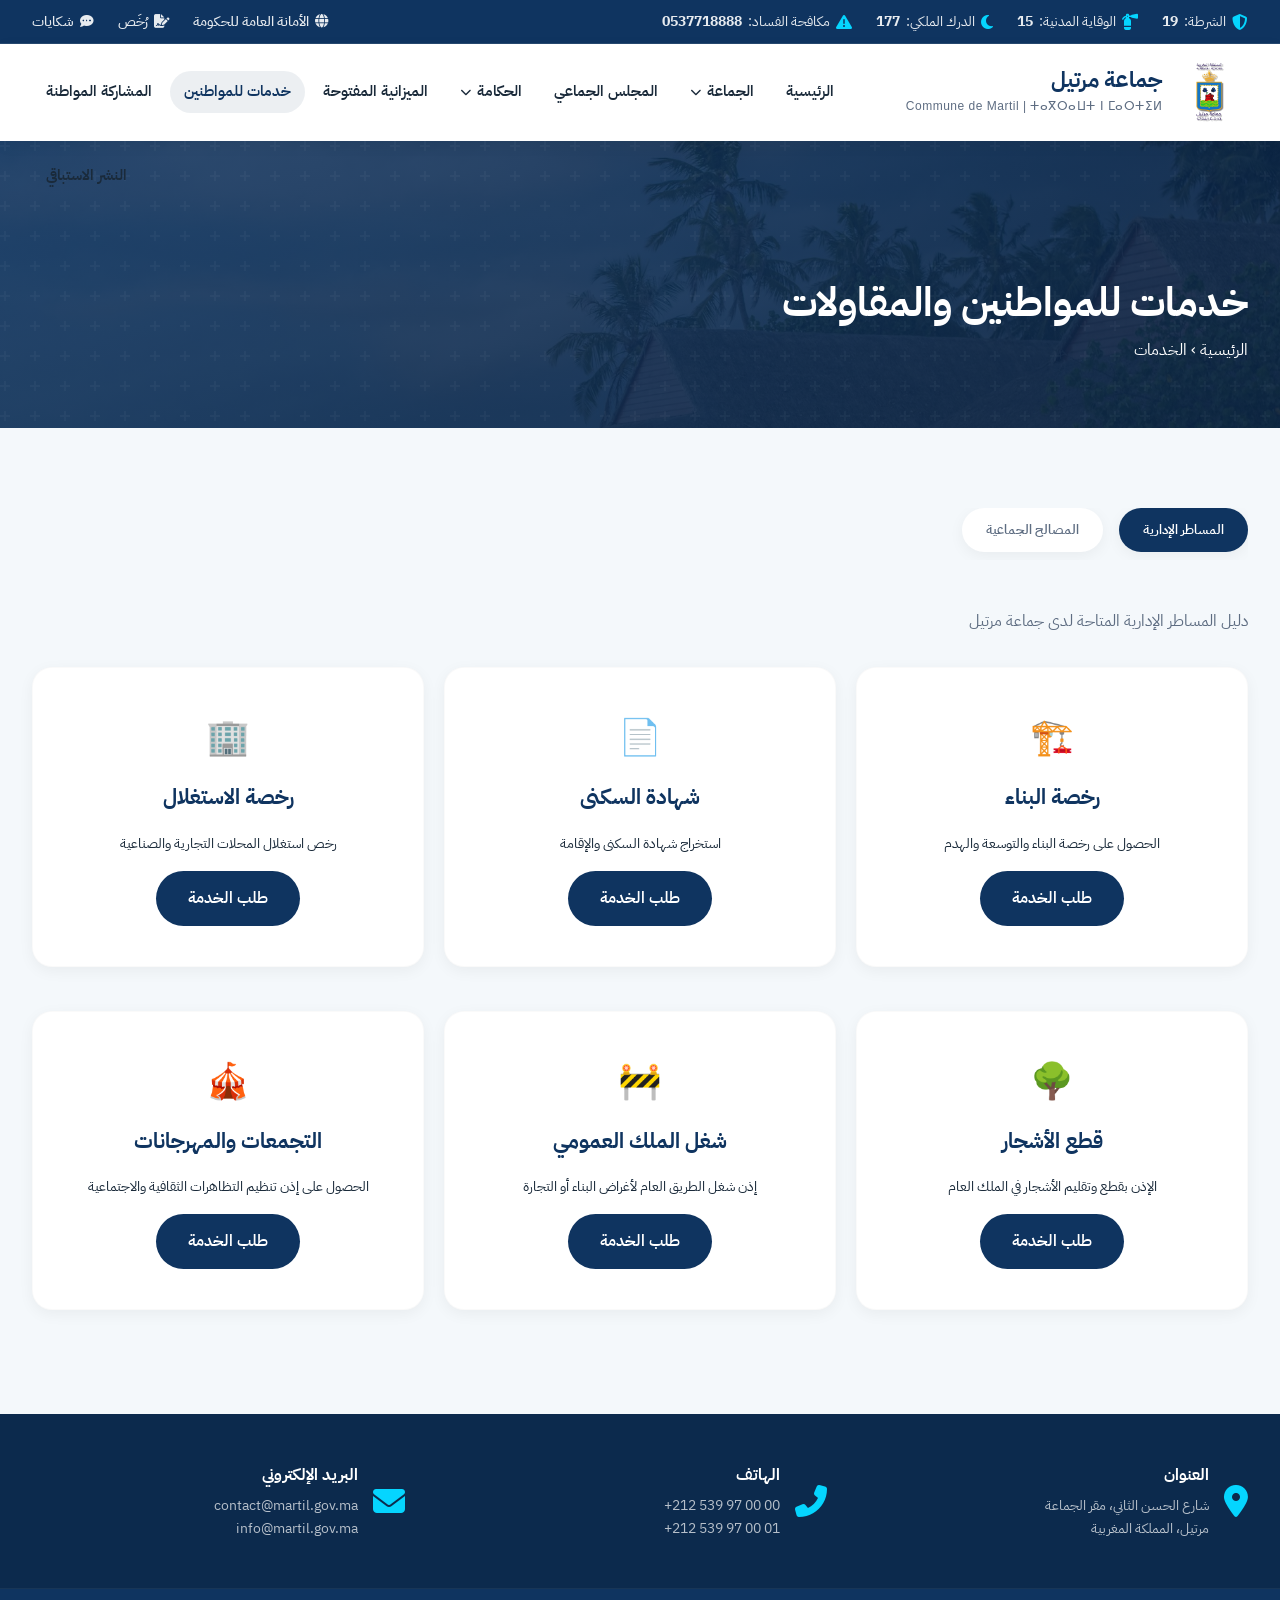
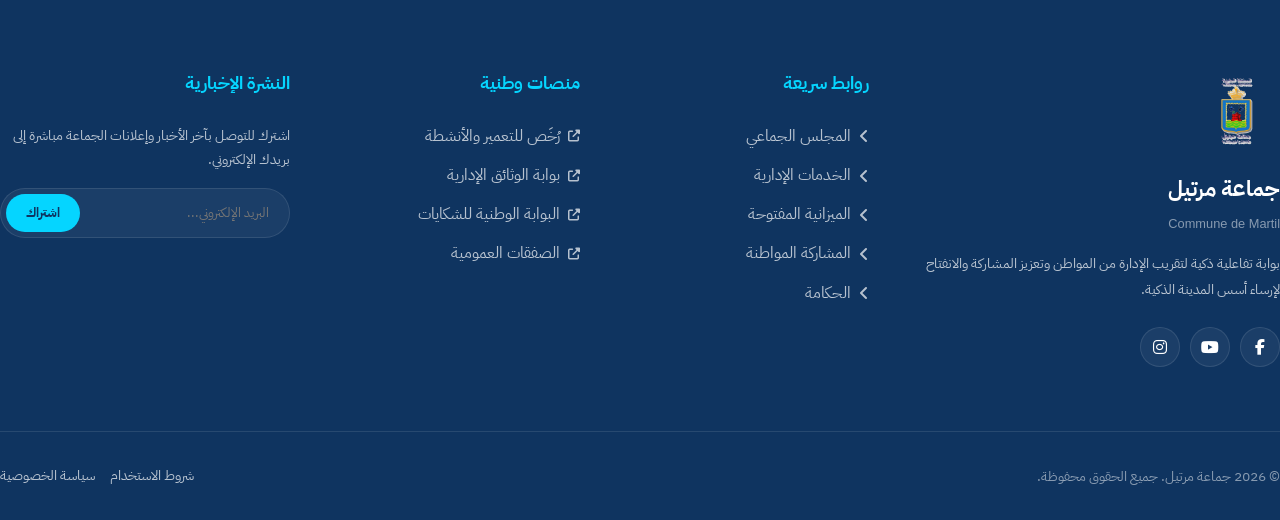
<file: services.html>
<!DOCTYPE html>
<html lang="ar" dir="rtl">
<head>
  <meta charset="UTF-8" />
  <meta name="viewport" content="width=device-width, initial-scale=1.0" />
  <title>خدمات للمواطنين والمقاولات — جماعة مرتيل</title>
  <meta name="description" content="الخدمات الإدارية المقدمة من جماعة مرتيل للمواطنين والمقاولات." />
  <link rel="stylesheet" href="css/style.css" />
  <link rel="stylesheet" href="https://cdnjs.cloudflare.com/ajax/libs/font-awesome/6.5.0/css/all.min.css" />
</head>
<body data-inject="true" data-page="services">
<div id="site-header-mount"></div>

<main id="main-content">
  <section class="page-hero">
    <div class="container">
      <h1>خدمات للمواطنين والمقاولات</h1>
      <nav class="breadcrumb" aria-label="مسار التنقل">
        <a href="index.html">الرئيسية</a>
        <span>›</span>
        <span aria-current="page">الخدمات</span>
      </nav>
    </div>
  </section>

  <section class="page-content">
    <div class="container">

      <!-- Service Category Tabs -->
      <div class="tab-wrapper">
        <div class="tab-nav" role="tablist">
          <button class="tab-btn active" data-tab="procedures" role="tab">المساطر الإدارية</button>
          <button class="tab-btn" data-tab="communal" role="tab">المصالح الجماعية</button>
        </div>

        <!-- Administrative Procedures -->
        <div class="tab-panel active" id="procedures" role="tabpanel">
          <p style="color:var(--text-muted);margin-bottom:2rem">دليل المساطر الإدارية المتاحة لدى جماعة مرتيل</p>
          <div style="display:grid;grid-template-columns:repeat(3,1fr);gap:1.25rem">

            <div class="content-card" style="text-align:center" data-reveal>
              <div style="font-size:2.2rem;margin-bottom:0.75rem">🏗️</div>
              <h3>رخصة البناء</h3>
              <p style="font-size:0.85rem">الحصول على رخصة البناء والتوسعة والهدم</p>
              <a href="participation.html#propose" class="btn btn--sm btn--navy" style="margin-top:1rem">طلب الخدمة</a>
            </div>
            <div class="content-card" style="text-align:center" data-reveal data-delay="1">
              <div style="font-size:2.2rem;margin-bottom:0.75rem">📄</div>
              <h3>شهادة السكنى</h3>
              <p style="font-size:0.85rem">استخراج شهادة السكنى والإقامة</p>
              <a href="participation.html#propose" class="btn btn--sm btn--navy" style="margin-top:1rem">طلب الخدمة</a>
            </div>
            <div class="content-card" style="text-align:center" data-reveal data-delay="2">
              <div style="font-size:2.2rem;margin-bottom:0.75rem">🏢</div>
              <h3>رخصة الاستغلال</h3>
              <p style="font-size:0.85rem">رخص استغلال المحلات التجارية والصناعية</p>
              <a href="participation.html#propose" class="btn btn--sm btn--navy" style="margin-top:1rem">طلب الخدمة</a>
            </div>
            <div class="content-card" style="text-align:center" data-reveal>
              <div style="font-size:2.2rem;margin-bottom:0.75rem">🌳</div>
              <h3>قطع الأشجار</h3>
              <p style="font-size:0.85rem">الإذن بقطع وتقليم الأشجار في الملك العام</p>
              <a href="participation.html#propose" class="btn btn--sm btn--navy" style="margin-top:1rem">طلب الخدمة</a>
            </div>
            <div class="content-card" style="text-align:center" data-reveal data-delay="1">
              <div style="font-size:2.2rem;margin-bottom:0.75rem">🚧</div>
              <h3>شغل الملك العمومي</h3>
              <p style="font-size:0.85rem">إذن شغل الطريق العام لأغراض البناء أو التجارة</p>
              <a href="participation.html#propose" class="btn btn--sm btn--navy" style="margin-top:1rem">طلب الخدمة</a>
            </div>
            <div class="content-card" style="text-align:center" data-reveal data-delay="2">
              <div style="font-size:2.2rem;margin-bottom:0.75rem">🎪</div>
              <h3>التجمعات والمهرجانات</h3>
              <p style="font-size:0.85rem">الحصول على إذن تنظيم التظاهرات الثقافية والاجتماعية</p>
              <a href="participation.html#propose" class="btn btn--sm btn--navy" style="margin-top:1rem">طلب الخدمة</a>
            </div>
          </div>
        </div>

        <!-- Communal Services -->
        <div class="tab-panel" id="communal" role="tabpanel">
          <div class="page-layout">
            <div>
              <div class="content-card" data-reveal>
                <h3>مصالح التنظيف والنظافة</h3>
                <p>تتولى هذه المصلحة الإشراف على تنظيف الطريق العام وجمع النفايات وتصرفها، وتوفير الحاويات اللازمة بالأحياء السكنية، والسهر على نظافة وجمالية المدينة.</p>
                <div style="display:flex;gap:0.75rem;margin-top:1rem;flex-wrap:wrap">
                  <a href="participation.html#complain" class="btn btn--sm btn--primary">الإبلاغ عن مشكلة</a>
                </div>
              </div>
              <div class="content-card" data-reveal>
                <h3>مصلحة الإنارة العمومية</h3>
                <p>تضمن هذه المصلحة صيانة وتشغيل شبكة الإنارة العمومية في مختلف أرجاء المدينة وأحيائها، والعمل على توسيع تغطية الإضاءة في المناطق التي تفتقر إليها.</p>
                <a href="participation.html#complain" class="btn btn--sm btn--primary" style="margin-top:1rem;display:inline-flex">الإبلاغ عن عطل</a>
              </div>
              <div class="content-card" data-reveal>
                <h3>مصلحة المساحات الخضراء</h3>
                <p>تسهر على تهيئة وصيانة الحدائق والمساحات الخضراء والملاعب العمومية بهدف توفير بيئة صحية ومريحة للمواطنين خاصة الأطفال والشباب.</p>
              </div>
            </div>
            <aside>
              <div class="sidebar-widget">
                <div class="widget-header">تواصل مع المصالح</div>
                <div class="widget-body">
                  <p style="font-size:0.85rem;color:var(--text-muted);margin-bottom:1rem">لمزيد من المعلومات أو إرسال شكاية:</p>
                  <a href="participation.html#complain" class="btn btn--primary btn--sm btn--full" style="margin-bottom:0.5rem">تقديم شكاية</a>
                  <a href="participation.html#propose" class="btn btn--navy btn--sm btn--full">تقديم مقترح</a>
                  <div style="margin-top:1rem;font-size:0.85rem;color:var(--text-muted)">
                    <div style="margin-bottom:0.5rem"><i class="fas fa-phone"></i> +212 539 97 00 00</div>
                    <div><i class="fas fa-envelope"></i> contact@martil.gov.ma</div>
                  </div>
                </div>
              </div>
              <div class="sidebar-widget">
                <div class="widget-header">بوابات إلكترونية</div>
                <div class="widget-body">
                  <a href="https://www.rokhas.ma" target="_blank" class="widget-link">رُخَص التعمير</a>
                  <a href="https://www.chikaya.ma" target="_blank" class="widget-link">منصة شكايات</a>
                  <a href="https://www.watiqa.ma" target="_blank" class="widget-link">واتيقا للوثائق</a>
                </div>
              </div>
            </aside>
          </div>
        </div>
      </div>
    </div>
  </section>
</main>

<div id="site-footer-mount"></div>
<script src="js/partials.js"></script>
<script src="js/main.js"></script>
</body>
</html>
</file>
<file: css/style.css>
/* ============================================================
   MARTIL SMART CITY PORTAL — Next-Gen Design System
   RTL Arabic layout | Immersive, Glassmorphic, Premium
   ============================================================ */

@import url('https://fonts.googleapis.com/css2?family=IBM+Plex+Sans+Arabic:wght@300;400;500;600;700&display=swap');

/* ── CSS Variables ── */
:root {
  /* Ocean-inspired palette */
  --primary:        #0f3460;
  --primary-light:  #1a508b;
  --accent:         #05d5ff; /* Cyan / Neon blue accent */
  --accent-dark:    #02a8cc;
  --secondary:      #20c20e; /* Subtle smart green */
  
  /* Surfaces */
  --bg-color:       #f4f8fb;
  --card-bg:        rgba(255, 255, 255, 0.85);
  --glass-bg:       rgba(255, 255, 255, 0.6);
  --glass-border:   rgba(255, 255, 255, 0.4);
  --glass-dark:     rgba(15, 52, 96, 0.7);
  
  /* Typography */
  --text-main:      #1a2a3a;
  --text-muted:     #5e6d82;
  
  /* Shadows & Effects */
  --shadow-sm:      0 4px 15px rgba(0, 0, 0, 0.05);
  --shadow-md:      0 10px 30px rgba(0, 0, 0, 0.08);
  --shadow-glass:   0 8px 32px 0 rgba(31, 38, 135, 0.07);
  --radius-sm:      12px;
  --radius-md:      20px;
  --radius-lg:      32px;
  --transition:     0.4s cubic-bezier(0.2, 0.8, 0.2, 1);
  --nav-height:     80px;
}

/* ── Reset ── */
*, *::before, *::after { box-sizing: border-box; margin: 0; padding: 0; }
html { font-size: 16px; scroll-behavior: smooth; }
body {
  font-family: 'IBM Plex Sans Arabic', 'Tajawal', sans-serif;
  direction: rtl; text-align: right;
  background: var(--bg-color); color: var(--text-main);
  line-height: 1.7; overflow-x: hidden;
}
img { max-width: 100%; display: block; border-radius: var(--radius-sm); }
a { color: inherit; text-decoration: none; }
ul { list-style: none; }
button { cursor: pointer; font-family: inherit; border: none; background: none; }

/* skip-link */
.skip-link { position: absolute; top: -40px; right: 0; background: var(--accent); color: #000; padding: 8px 16px; border-radius: 0 0 8px 8px; z-index: 9999; }
.skip-link:focus { top: 0; }

.container { max-width: 1280px; margin: 0 auto; padding: 0 2rem; position: relative; z-index: 2; }
.section { padding: 6rem 0; position: relative; }
.section--dark { background: var(--primary); color: #fff; }

/* ── Section Headers ── */
.section-header { text-align: center; margin-bottom: 4rem; position: relative; }
.section-header h2 {
  font-size: clamp(2rem, 4vw, 2.8rem); font-weight: 700;
  background: linear-gradient(135deg, var(--primary), var(--accent-dark));
  -webkit-background-clip: text; -webkit-text-fill-color: transparent;
  margin-bottom: 0.5rem; letter-spacing: -0.5px;
}
.section--dark .section-header h2 { background: linear-gradient(135deg, #fff, var(--accent)); -webkit-background-clip: text; }
.section-header .line {
  display: inline-block; width: 60px; height: 5px;
  background: var(--accent); border-radius: 10px; margin: 0.5rem auto;
}
.section-header p { color: var(--text-muted); font-size: 1.1rem; margin-top: 0.5rem; }
.section--dark .section-header p { color: rgba(255,255,255,0.7); }

/* ============================================================
   GLASSMORPHISM UTILITIES
   ============================================================ */
.glass-panel {
  background: var(--glass-bg);
  backdrop-filter: blur(16px);
  -webkit-backdrop-filter: blur(16px);
  border: 1px solid var(--glass-border);
  box-shadow: var(--shadow-glass);
  border-radius: var(--radius-md);
}
.glass-panel--dark {
  background: var(--glass-dark);
  border-color: rgba(255,255,255,0.1);
  color: #fff;
}

/* ============================================================
   BUTTONS
   ============================================================ */
.btn {
  display: inline-flex; align-items: center; justify-content: center; gap: 10px;
  padding: 14px 32px; border-radius: 50px;
  font-size: 1rem; font-weight: 600;
  transition: var(--transition);
  position: relative; overflow: hidden;
}
.btn--primary {
  background: linear-gradient(135deg, var(--accent-dark), var(--accent));
  color: #fff; box-shadow: 0 4px 15px rgba(5, 213, 255, 0.3);
}
.btn--primary:hover {
  transform: translateY(-3px) scale(1.02);
  box-shadow: 0 8px 25px rgba(5, 213, 255, 0.4);
}
.btn--outline {
  background: rgba(255,255,255,0.1);
  backdrop-filter: blur(8px); border: 1.5px solid rgba(255,255,255,0.6);
  color: #fff;
}
.btn--outline:hover { background: #fff; color: var(--primary); transform: translateY(-3px); }
.btn--navy {
  background: var(--primary); color: #fff;
}
.btn--navy:hover {
  background: var(--primary-light); transform: translateY(-3px);
  box-shadow: 0 8px 20px rgba(15, 52, 96, 0.3);
}

/* ============================================================
   TOP BAR
   ============================================================ */
.topbar {
  background: var(--primary); color: rgba(255,255,255,0.9);
  font-size: 0.85rem; padding: 10px 0;
  border-bottom: 1px solid rgba(255,255,255,0.1);
}
.topbar__inner { display: flex; align-items: center; justify-content: space-between; flex-wrap: wrap; gap: 1rem; }
.topbar__emergency { display: flex; flex-wrap: wrap; gap: 1.5rem; align-items: center; }
.topbar__emergency span { display: flex; align-items: center; gap: 6px; }
.topbar__emergency span i { color: var(--accent); font-size: 1rem; }
.topbar__links { display: flex; flex-wrap: wrap; gap: 1.5rem; align-items: center; }
.topbar__links a { display: flex; align-items: center; gap: 6px; transition: color var(--transition); font-weight: 500; }
.topbar__links a:hover { color: #fff; text-shadow: 0 0 8px rgba(255,255,255,0.3); }

/* ============================================================
   HEADER & NAVIGATION
   ============================================================ */
.site-header-wrapper {
  position: sticky; top: 0; z-index: 1000;
  transition: var(--transition);
}
/* Homepage header mounting structure to prevent overlap */
body.is-home #site-header-mount {
  position: absolute; top: 0; width: 100%; z-index: 1000;
}
/* When at top, nav over hero is transparent. When scrolled, it becomes glass */
body.is-home .site-header-wrapper {
  position: relative;
  background: transparent; border-bottom: 1px solid rgba(255,255,255,0.1);
}
body.is-home .site-header-wrapper.scrolled {
  position: fixed; width: 100%; top: 0;
  background: rgba(15, 52, 96, 0.85); /* Deep blue glass */
  backdrop-filter: blur(20px);
  border-bottom-color: rgba(255,255,255,0.05);
  box-shadow: 0 4px 30px rgba(0,0,0,0.1);
}
/* Inner pages default to solid glass for contrast over content */
body:not(.is-home) .site-header-wrapper {
  background: rgba(255, 255, 255, 0.98); backdrop-filter: blur(16px);
  border-bottom: 1px solid var(--glass-border); box-shadow: var(--shadow-sm);
}

.site-header { padding: 0.5rem 0; }
.site-header__inner { display: flex; align-items: center; justify-content: space-between; gap: 1rem; flex-wrap: nowrap; }
.site-logo { display: flex; align-items: center; gap: 10px; flex-shrink: 0; }
.site-logo img { width: 50px; height: 50px; border-radius: 0; }
.site-logo__text { display: flex; flex-direction: column; }
.site-logo__text h1 { font-size: 1.4rem; font-weight: 700; color: var(--primary); transition: color var(--transition); line-height: 1.2; margin-bottom: 2px; }
.site-logo__text span { font-size: 0.75rem; color: var(--text-muted); display: flex; gap:6px; letter-spacing: 0.5px; }

/* Hero states for text */
body.is-home .site-header-wrapper:not(.scrolled) .site-logo__text h1 { color: #fff; }
body.is-home .site-header-wrapper:not(.scrolled) .site-logo__text span { color: rgba(255,255,255,0.8); }

.main-nav { height: var(--nav-height); display: flex; align-items: center; flex-grow: 1; justify-content: flex-end; }
.nav-list { display: flex; height: 100%; gap: 0.25rem; flex-wrap: wrap; align-items: center; justify-content: flex-end; }
.nav-item { display: flex; align-items: center; position: relative; height: 100%; }
.nav-link {
  padding: 8px 14px; font-weight: 600; font-size: 0.95rem;
  color: var(--text-main); border-radius: 50px;
  transition: var(--transition); display: flex; align-items: center; gap: 6px; white-space: nowrap;
}
.nav-link:hover, .nav-link.active { background: rgba(15,52,96,0.08); color: var(--primary); }

body.is-home .site-header-wrapper:not(.scrolled) .nav-link { color: rgba(255,255,255,0.9); }
body.is-home .site-header-wrapper:not(.scrolled) .nav-link:hover,
body.is-home .site-header-wrapper:not(.scrolled) .nav-link.active { background: rgba(255,255,255,0.15); color: #fff; }
body.is-home .site-header-wrapper.scrolled .nav-link { color: rgba(255,255,255,0.8); }
body.is-home .site-header-wrapper.scrolled .nav-link:hover,
body.is-home .site-header-wrapper.scrolled .nav-link.active { background: rgba(255,255,255,0.1); color: #fff; }

.nav-dropdown {
  position: absolute; top: calc(100% + 10px); right: 0;
  min-width: 240px; background: var(--card-bg);
  backdrop-filter: blur(16px);
  border: 1px solid var(--glass-border);
  border-radius: var(--radius-sm);
  padding: 0.5rem 0; box-shadow: var(--shadow-md);
  opacity: 0; visibility: hidden; transform: translateY(10px);
  transition: var(--transition);
}
.nav-item:hover .nav-dropdown { opacity: 1; visibility: visible; transform: translateY(0); }
.nav-dropdown li a {
  display: block; padding: 10px 20px; font-size: 0.9rem;
  color: var(--text-main); transition: var(--transition);
}
.nav-dropdown li a:hover { background: rgba(15,52,96,0.05); padding-right: 26px; color: var(--primary); }

/* Hamburger */
.nav-toggle {
  display: none; flex-direction: column; gap: 6px; width: 40px; height: 40px;
  background: rgba(255,255,255,0.1); border-radius: 50%;
  align-items: center; justify-content: center; backdrop-filter: blur(8px);
}
.nav-toggle span { display: block; width: 18px; height: 2px; background: var(--primary); border-radius: 2px; transition: var(--transition); }
body.is-home .site-header-wrapper:not(.scrolled) .nav-toggle span,
body.is-home .site-header-wrapper.scrolled .nav-toggle span { background: #fff; }

/* Drawer */
.mobile-drawer {
  position: fixed; top: 0; right: -100%; width: 100%; max-width: 320px; height: 100vh;
  background: rgba(255,255,255,0.85); backdrop-filter: blur(24px);
  z-index: 2000; display: flex; flex-direction: column;
  transition: right 0.5s cubic-bezier(0.8, 0, 0.1, 1);
  box-shadow: -10px 0 30px rgba(0,0,0,0.1);
}
.mobile-drawer.open { right: 0; }
.mobile-drawer__header { padding: 2rem 1.5rem; display: flex; justify-content: space-between; border-bottom: 1px solid rgba(0,0,0,0.05); }
.drawer-close { font-size: 1.5rem; color: var(--primary); }
.mobile-nav-link { padding: 1rem 1.5rem; font-weight: 600; border-bottom: 1px solid rgba(0,0,0,0.05); color: var(--primary); }
.mobile-sub-list { display: none; background: rgba(0,0,0,0.02); }
.mobile-sub-list.open { display: block; }
.mobile-sub-list a { padding: 0.8rem 2.5rem; font-size: 0.9rem; border-bottom: 1px solid rgba(0,0,0,0.03); display: block; }
.drawer-overlay { position: fixed; inset: 0; background: rgba(0,0,0,0.4); backdrop-filter: blur(4px); z-index: 1999; display: none; opacity: 0; transition: opacity 0.4s; }
.drawer-overlay.open { display: block; opacity: 1; }

/* ============================================================
   IMMERSIVE HERO (Homepage)
   ============================================================ */
.hero-smart {
  position: relative; height: 100vh; min-height: 700px;
  display: flex; align-items: center; justify-content: center;
  overflow: hidden; text-align: center;
  background-color: var(--primary-light); /* Fallback color */
}
.hero-smart__bg {
  position: absolute; top: -10%; left: -10%; width: 120%; height: 120%;
  background-image: url('../assets/img/hero.jpg');
  background-size: cover; background-position: center;
  /* Parallax effect applied via JS */
}
.hero-smart__overlay {
  position: absolute; inset: 0;
  background: linear-gradient(180deg, rgba(15,52,96,0.3) 0%, rgba(15,52,96,0.8) 100%);
}
.hero-smart__content { position: relative; z-index: 2; color: #fff; max-width: 800px; padding: 0 2rem; transform: translateY(-40px); }
.hero-smart__subtitle {
  font-size: 1.1rem; letter-spacing: 2px; text-transform: uppercase;
  color: var(--accent); margin-bottom: 1rem; font-weight: 500;
  display: block; opacity: 0; animation: fadeUp 1s 0.2s forwards;
}
.hero-smart__title {
  font-size: clamp(3rem, 6vw, 5.5rem); font-weight: 700;
  line-height: 1.1; margin-bottom: 1.5rem;
  text-shadow: 0 10px 30px rgba(0,0,0,0.3);
  opacity: 0; animation: fadeUp 1s 0.4s forwards;
}
.hero-smart__desc {
  font-size: 1.25rem; font-weight: 300; opacity: 0.9;
  line-height: 1.8; margin-bottom: 2.5rem;
  opacity: 0; animation: fadeUp 1s 0.6s forwards;
}
@keyframes fadeUp {
  0% { opacity: 0; transform: translateY(30px); }
  100% { opacity: 1; transform: translateY(0); }
}

/* ============================================================
   QUICK ACCESS (Floating Cards)
   ============================================================ */
.quick-floating {
  position: relative; margin-top: -100px; z-index: 10;
  padding-bottom: 4rem;
}
.quick-floating__grid {
  display: grid; grid-template-columns: repeat(4, 1fr); gap: 1.5rem;
}
.quick-glass-card {
  background: var(--glass-bg); backdrop-filter: blur(24px);
  -webkit-backdrop-filter: blur(24px);
  border: 1px solid var(--glass-border);
  border-radius: var(--radius-lg); padding: 2rem;
  text-align: center; text-decoration: none;
  box-shadow: 0 15px 35px rgba(0,0,0,0.1);
  transition: var(--transition);
  transform-style: preserve-3d;
}
.quick-glass-card:hover {
  background: rgba(255,255,255,0.8);
  border-color: #fff; box-shadow: 0 20px 40px rgba(0,0,0,0.15);
  transform: translateY(-10px);
}
.quick-glass-card__icon {
  width: 70px; height: 70px; margin: 0 auto 1.5rem;
  background: linear-gradient(135deg, var(--accent-dark), var(--accent));
  border-radius: 50%; display: flex; align-items: center; justify-content: center;
  font-size: 1.8rem; color: #fff;
  box-shadow: 0 10px 20px rgba(5,213,255,0.3);
  transition: transform 0.3s;
}
.quick-glass-card:hover .quick-glass-card__icon { transform: scale(1.1) translateZ(20px); }
.quick-glass-card h3 { font-size: 1.2rem; font-weight: 700; color: var(--primary); margin-bottom: 0.5rem; }
.quick-glass-card p { font-size: 0.85rem; color: var(--text-muted); }

/* ============================================================
   SECTIONS: PRESIDENT
   ============================================================ */
.president-smart .container { display: grid; grid-template-columns: 1fr 2fr; gap: 4rem; align-items: center; }
.president__image-box {
  position: relative; border-radius: var(--radius-lg);
  padding: 1rem; background: var(--glass-bg);
  border: 1px solid var(--glass-border);
  box-shadow: var(--shadow-md);
}
.president__image { border-radius: calc(var(--radius-lg) - 8px); overflow: hidden; aspect-ratio: 4/5; }
.president__image img { width: 100%; height: 100%; object-fit: cover; }
.president__badge {
  position: absolute; bottom: -20px; right: -20px;
  background: var(--primary); color: #fff;
  padding: 1.5rem; border-radius: var(--radius-md); box-shadow: var(--shadow-lg);
}
.president__badge h4 { font-size: 1.1rem; font-weight: 700; }
.president__badge span { font-size: 0.8rem; color: var(--accent); }
.president__content h3 { font-size: 2.2rem; font-weight: 700; color: var(--primary); margin-bottom: 1.5rem; }
.president__content p { font-size: 1.1rem; color: var(--text-muted); line-height: 1.9; margin-bottom: 1.5rem; }

/* ============================================================
   SECTIONS: NEWS & ANNOUNCEMENTS
   ============================================================ */
.grid-layout { display: grid; grid-template-columns: 1fr 1.5fr; gap: 3rem; }
.list-group { display: flex; flex-direction: column; gap: 1rem; }
.list-item-glass {
  display: flex; gap: 1.25rem; align-items: center;
  background: #fff; border-radius: var(--radius-md);
  padding: 1.25rem; box-shadow: var(--shadow-sm);
  transition: var(--transition); border: 1px solid rgba(0,0,0,0.03);
}
.list-item-glass:hover { transform: translateX(-8px); box-shadow: var(--shadow-md); }
.list-item-glass__icon {
  width: 54px; height: 54px; border-radius: var(--radius-sm);
  background: rgba(15, 52, 96, 0.05); color: var(--primary);
  display: flex; align-items: center; justify-content: center; font-size: 1.4rem; flex-shrink: 0;
}
.list-item-glass h4 { font-size: 0.95rem; font-weight: 600; line-height: 1.5; margin-bottom: 4px; color: var(--text-main); }
.list-item-glass span { font-size: 0.8rem; color: var(--text-muted); }

.news-smart-grid { display: grid; grid-template-columns: repeat(2, 1fr); gap: 1.5rem; }
.news-glass {
  background: #fff; border-radius: var(--radius-md); overflow: hidden;
  box-shadow: var(--shadow-sm); transition: var(--transition);
}
.news-glass:hover { transform: translateY(-8px); box-shadow: var(--shadow-md); }
.news-glass__img { height: 220px; overflow: hidden; position: relative; }
.news-glass__img img { width: 100%; height: 100%; object-fit: cover; transition: transform 0.6s; border-radius: 0; }
.news-glass:hover .news-glass__img img { transform: scale(1.08); }
.news-badge { position: absolute; top: 1rem; right: 1rem; background: rgba(255,255,255,0.9); backdrop-filter: blur(4px); padding: 4px 12px; border-radius: 50px; font-size: 0.75rem; font-weight: 700; color: var(--primary); }
.news-glass__body { padding: 1.5rem; }
.news-glass h4 { font-size: 1rem; line-height: 1.5; margin-bottom: 0.75rem; }

/* ============================================================
   STATS COUNTERS
   ============================================================ */
.stats-smart { background: linear-gradient(135deg, var(--primary), var(--primary-light)); padding: 8rem 0; position: relative; overflow: hidden; }
.stats-smart::before {
  content: ''; position: absolute; top: -50%; left: -50%; width: 200%; height: 200%;
  background: radial-gradient(circle, rgba(5,213,255,0.1) 0%, transparent 60%);
}
.stats-grid { display: grid; grid-template-columns: repeat(3, 1fr); gap: 3rem; }
.stat-glass {
  background: rgba(255,255,255,0.05); backdrop-filter: blur(12px);
  border: 1px solid rgba(255,255,255,0.1); border-radius: var(--radius-lg);
  padding: 3rem 2rem; text-align: center; color: #fff; transition: var(--transition);
}
.stat-glass:hover { transform: translateY(-10px); background: rgba(255,255,255,0.08); }
.stat-glass .num { font-size: 3.5rem; font-weight: 700; line-height: 1; display: block; margin-bottom: 0.5rem; background: linear-gradient(to bottom, #fff, rgba(255,255,255,0.7)); -webkit-background-clip: text; -webkit-text-fill-color: transparent;}
.stat-glass .label { font-size: 1.1rem; color: var(--accent); }

/* ============================================================
   CAROUSEL
   ============================================================ */
.carousel-wrapper { position: relative; overflow: hidden; padding: 1rem 0; }
.carousel-track { display: flex; gap: 1.5rem; transition: transform 0.5s cubic-bezier(0.2, 0.8, 0.2, 1); }
.member-glass {
  flex: 0 0 240px; background: #fff; border-radius: var(--radius-md); overflow: hidden;
  box-shadow: var(--shadow-sm); text-align: center; transition: var(--transition); border: 1px solid rgba(0,0,0,0.03);
}
.member-glass:hover { transform: translateY(-8px); box-shadow: var(--shadow-md); }
.member-glass__img { height: 240px; }
.member-glass__img img { width: 100%; height: 100%; object-fit: cover; border-radius: 0; }
.member-glass__info { padding: 1.25rem; }
.carousel-btn { position: absolute; top: calc(50% - 25px); width: 50px; height: 50px; border-radius: 50%; background: #fff; box-shadow: var(--shadow-md); display: flex; align-items: center; justify-content: center; font-size: 1.2rem; color: var(--primary); transition: var(--transition); z-index: 10; }
.carousel-btn:hover { background: var(--primary); color: #fff; transform: scale(1.1); }
.carousel-btn--prev { right: 0; }
.carousel-btn--next { left: 0; }

/* ============================================================
   FOOTER
   ============================================================ */
.footer-smart { background: var(--primary); color: #fff; position: relative; }
.footer-info-bar { background: rgba(0,0,0,0.2); padding: 3rem 0; border-bottom: 1px solid rgba(255,255,255,0.05); }
.footer-info-bar .grid { display: grid; grid-template-columns: repeat(3, 1fr); gap: 3rem; }
.footer-main { padding: 5rem 0 2rem; }
.footer-grid { display: grid; grid-template-columns: 1.5fr 1fr 1fr 1.2fr; gap: 3rem; }
.footer-widget h4 { font-size: 1.1rem; font-weight: 700; margin-bottom: 1.5rem; color: var(--accent); }
.footer-list { display: flex; flex-direction: column; gap: 0.75rem; }
.footer-list a { color: rgba(255,255,255,0.7); display: flex; align-items: center; gap: 8px; transition: var(--transition); }
.footer-list a:hover { color: #fff; transform: translateX(-5px); }
.footer-logo img { width: 60px; margin-bottom: 1rem; }
.form-glass { position: relative; }
.form-glass input { width: 100%; padding: 14px 20px; border-radius: 50px; background: rgba(255,255,255,0.05); border: 1px solid rgba(255,255,255,0.1); color: #fff; outline: none; transition: var(--transition); font-family: inherit; }
.form-glass input:focus { border-color: var(--accent); background: rgba(255,255,255,0.1); }
.form-glass button { position: absolute; left: 6px; top: 6px; bottom: 6px; padding: 0 20px; border-radius: 50px; background: var(--accent); color: var(--primary); font-weight: 700; }
.footer-bottom { margin-top: 4rem; padding-top: 2rem; border-top: 1px solid rgba(255,255,255,0.1); display: flex; justify-content: space-between; font-size: 0.9rem; color: rgba(255,255,255,0.5); }
.social-glass { display: flex; gap: 10px; }
.social-glass a { width: 40px; height: 40px; border-radius: 50%; background: rgba(255,255,255,0.05); border: 1px solid rgba(255,255,255,0.1); display: flex; align-items: center; justify-content: center; color: #fff; transition: var(--transition); }
.social-glass a:hover { background: var(--accent); color: var(--primary); transform: translateY(-3px); }

/* ============================================================
   INNER PAGES COMPATIBILITY
   ============================================================ */
.page-hero { 
  background-image: linear-gradient(135deg, rgba(15, 52, 96, 0.85), rgba(9, 32, 63, 0.9)), url('../assets/img/hero.jpg');
  background-size: cover;
  background-position: center;
  background-attachment: fixed;
  padding: 8rem 0 4rem; 
  color: #fff; 
  position: relative; 
}
.page-hero::after { content: ''; position: absolute; inset: 0; background: url("data:image/svg+xml,%3Csvg width='60' height='60' viewBox='0 0 60 60' xmlns='http://www.w3.org/2000/svg'%3E%3Cg fill='none' fill-rule='evenodd'%3E%3Cg fill='%23ffffff' fill-opacity='0.03'%3E%3Cpath d='M36 34v-4h-2v4h-4v2h4v4h2v-4h4v-2h-4zm0-30V0h-2v4h-4v2h4v4h2V6h4V4h-4zM6 34v-4H4v4H0v2h4v4h2v-4h4v-2H6zM6 4V0H4v4H0v2h4v4h2V6h4V4H6z'/%3E%3C/g%3E%3C/g%3E%3C/svg%3E"); pointer-events: none; }
.page-hero h1 { font-size: 2.5rem; font-weight: 700; position: relative; z-index: 2;}

.page-content { padding: 5rem 0; }
.page-layout { display: grid; grid-template-columns: 2.5fr 1fr; gap: 3rem; }
.tab-nav { display: flex; gap: 1rem; margin-bottom: 3rem; overflow-x: auto; padding-bottom: 0.5rem; }
.tab-btn { padding: 12px 24px; border-radius: 50px; background: #fff; box-shadow: var(--shadow-sm); font-weight: 600; color: var(--text-muted); transition: var(--transition); white-space: nowrap; }
.tab-btn.active, .tab-btn:hover { background: var(--primary); color: #fff; }
.tab-panel { display: none; animation: fadeIn 0.4s ease; }
.tab-panel.active { display: block; }

.content-card { background: #fff; border-radius: var(--radius-md); padding: 2.5rem; margin-bottom: 1.5rem; box-shadow: var(--shadow-sm); border: 1px solid rgba(0,0,0,0.02); }
.content-card h3 { font-size: 1.3rem; font-weight: 700; color: var(--primary); margin-bottom: 1rem; }
.sidebar-widget { background: #fff; border-radius: var(--radius-md); overflow: hidden; box-shadow: var(--shadow-sm); margin-bottom: 1.5rem; }
.widget-header { background: var(--primary); color: #fff; padding: 1.25rem 1.5rem; font-weight: 700; }
.widget-body { padding: 1.5rem; }
.widget-link { display: block; padding: 10px 0; border-bottom: 1px solid rgba(0,0,0,0.05); transition: var(--transition); }
.widget-link:hover { color: var(--accent-dark); padding-right: 8px; }

/* Data Tables */
.data-table { width: 100%; border-collapse: separate; border-spacing: 0; background: #fff; border-radius: var(--radius-md); overflow: hidden; box-shadow: var(--shadow-sm); }
.data-table th { background: rgba(15,52,96,0.03); padding: 1rem 1.5rem; text-align: right; font-weight: 700; color: var(--primary); }
.data-table td { padding: 1rem 1.5rem; border-top: 1px solid rgba(0,0,0,0.05); }

/* Forms */
.form-group { margin-bottom: 1.5rem; }
.form-control { width: 100%; padding: 14px 20px; border-radius: var(--radius-sm); border: 1px solid rgba(0,0,0,0.1); background: rgba(0,0,0,0.02); font-family: inherit; font-size: 1rem; transition: var(--transition); }
.form-control:focus { background: #fff; border-color: var(--accent-dark); box-shadow: 0 0 0 4px rgba(5,213,255,0.1); outline: none; }

/* ============================================================
   RESPONSIVE DESIGN
   ============================================================ */
/* ============================================================
   RESPONSIVE DESIGN
   ============================================================ */
@media (max-width: 1024px) {
  /* Navigation */
  .nav-list { display: none; }
  .nav-toggle { display: flex; }

  /* Grids and Tables Override */
  .quick-floating__grid { grid-template-columns: repeat(2, 1fr); }
  .grid-layout { grid-template-columns: 1fr; }
  .page-layout { grid-template-columns: 1fr; }
  .stats-grid { grid-template-columns: repeat(2, 1fr); gap: 1.5rem; }
  .footer-grid { grid-template-columns: repeat(2, 1fr); }
  .footer-info-bar .grid { grid-template-columns: 1fr; }
  
  /* Flatten dense inline grids on Tablet */
  div[style*="grid-template-columns:repeat(3"],
  div[style*="grid-template-columns: repeat(3"],
  div[style*="grid-template-columns:repeat(4"],
  div[style*="grid-template-columns: repeat(4"],
  div[style*="1fr 1fr"] { grid-template-columns: repeat(2, 1fr) !important; gap: 1rem !important; }
  
  div[style*="grid-template-columns:repeat(2"],
  div[style*="grid-template-columns: repeat(2"] { grid-template-columns: 1fr !important; gap: 1rem !important; }

  /* Component Refinements */
  .president-smart .container { grid-template-columns: 1fr; gap: 2rem; text-align: center; }
  .president__image-box { margin: 0 auto; max-width: 400px; }
  .president__badge { right: 50%; transform: translateX(50%); bottom: -20px; width: 85%; white-space: normal; }
}

@media (max-width: 768px) {
  /* Strict Container Bounds */
  html, body {
    overflow-x: hidden;
    width: 100%;
  }
  .container { padding: 0 1.25rem; }
  
  /* Table Responsiveness */
  .data-table { display: block; overflow-x: auto; white-space: nowrap; border: 0; box-shadow: none; }
  .data-table th, .data-table td { padding: 0.75rem 1rem; }

  /* Remove Topbar on Mobile */
  .topbar { display: none !important; }

  /* Header Overflows */
  .site-header__inner { padding: 0.5rem 0; flex-wrap: nowrap; justify-content: space-between; }
  .site-logo img { width: 45px !important; height: 45px !important; }
  .site-logo__text h1 { font-size: 1.2rem; margin: 0; }
  .site-logo__text span { display: none !important; }

  /* Hero Adjustments */
  .hero-smart__title { font-size: 2rem; line-height: 1.3; }
  .hero-smart__desc { font-size: 1rem; }
  .hero-smart { min-height: auto; padding: 6rem 0 3rem; }

  /* Layout Breakdowns */
  .section { padding: 3rem 0; }
  .section-header h2 { font-size: 1.6rem; }
  .quick-floating { margin-top: -30px; }
  .quick-floating__grid { grid-template-columns: 1fr; gap: 1rem; }
  .news-smart-grid { grid-template-columns: 1fr; gap: 1rem; }
  .stats-grid { grid-template-columns: 1fr; gap: 1rem; }
  .footer-grid { grid-template-columns: 1fr; gap: 2rem; }
  
  /* Aggressively Squash ALL Inline Grids on Mobile */
  div[style*="grid-template-columns"] {
    grid-template-columns: 1fr !important;
    gap: 1.25rem !important;
  }

  /* Interactions Constraints */
  .btn { width: 100%; padding: 15px 20px; font-size: 1.1rem; justify-content: center; }
  .quick-glass-card { padding: 1.5rem; }
  .stat-glass { padding: 1.5rem 1rem; }
  .glass-panel { padding: 1.5rem 1rem !important; text-align: center; }

  /* Footer Inputs */
  .form-glass input { border-radius: 50px; }
  .form-glass button { position: static; width: 100%; margin-top: 10px; border-radius: 50px; }

  /* Mobile Drawer Nav Scaling */
  .mobile-nav-link { padding: 1.25rem 1.5rem; font-size: 1.1rem; }
  .mobile-sub-list a { padding: 1rem 2.5rem; font-size: 1rem; }

  /* Image Bounds */
  .news-glass__img { height: 200px; }
  .member-glass__img { height: 240px; }
  
  /* Carousel Bounds Constraint */
  .carousel-wrapper { overflow: hidden; width: 100%; }

  /* Performance (Lighter Animations) */
  [data-reveal], .hero-smart__content *, .quick-glass-card, .news-glass, .stat-glass {
    transition: none !important;
    animation: none !important;
    transform: none !important;
    opacity: 1 !important;
  }
}

@media (max-width: 480px) {
  .hero-smart__title { font-size: 1.8rem; }
  .president__image-box { max-width: 100%; }
}
</file>
